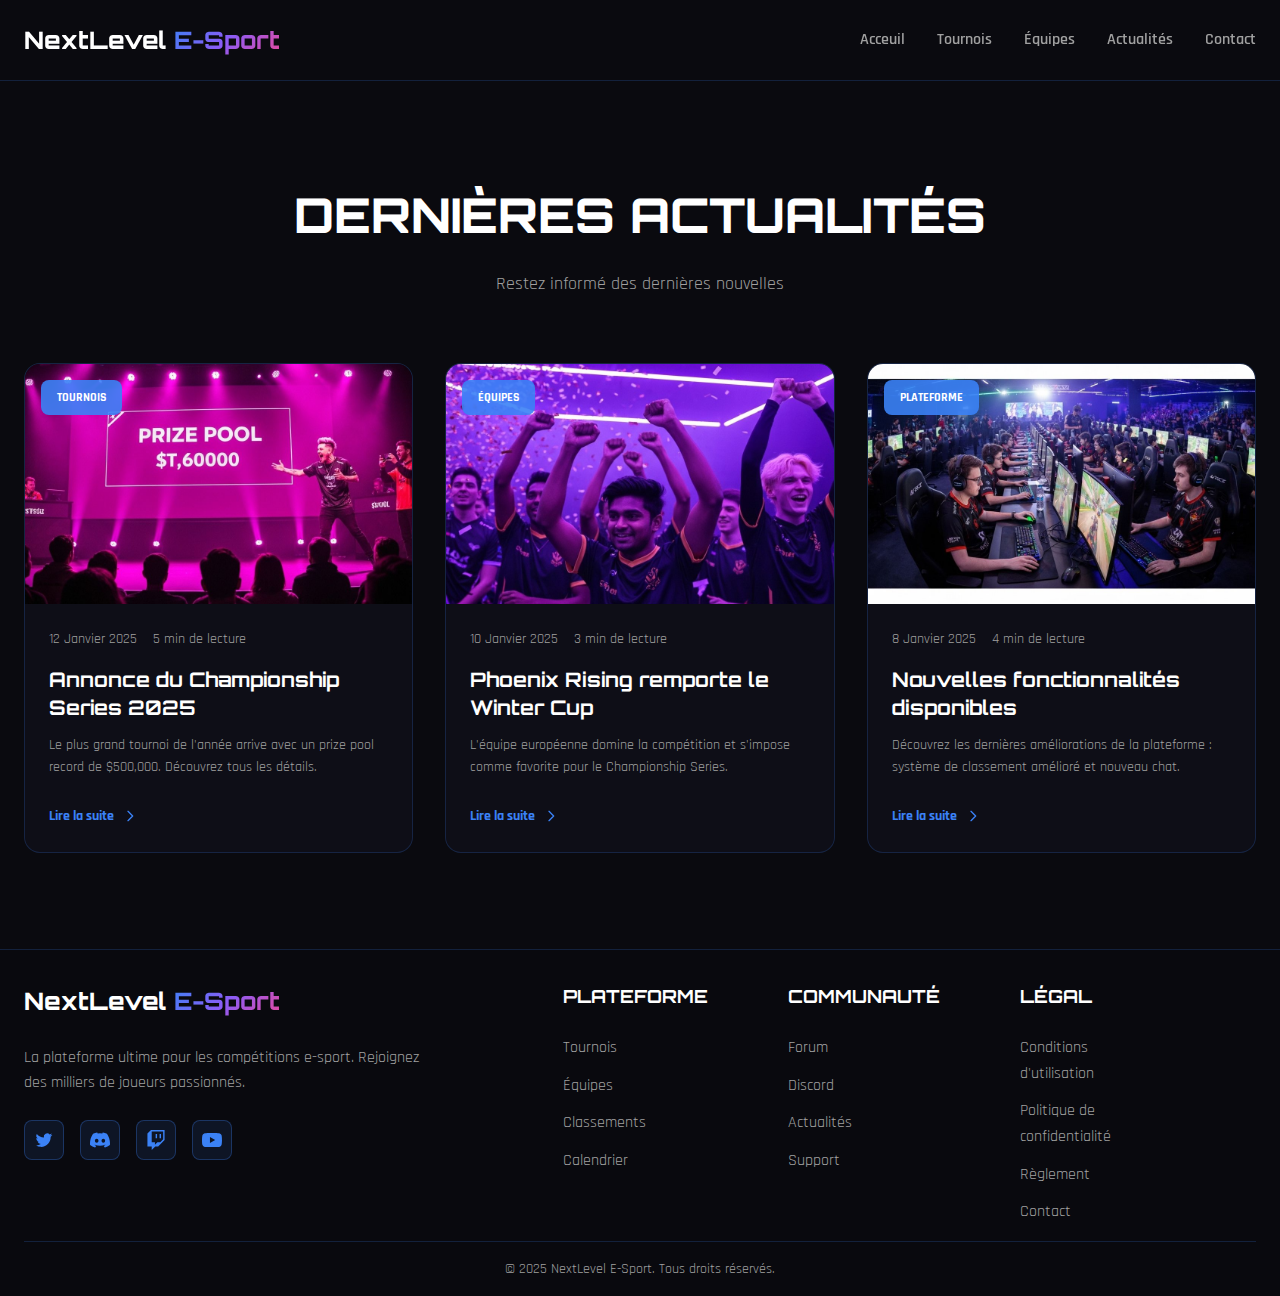
<file: actual.html>
<!DOCTYPE html>
<html lang="fr">
  <head>
    <meta charset="UTF-8" />
    <meta name="viewport" content="width=device-width, initial-scale=1.0" />
    <title>NextLevel E-Sport - Rejoignez la compétition</title>
    <link rel="stylesheet" href="styles.css" />
    <link rel="preconnect" href="https://fonts.googleapis.com" />
    <link rel="preconnect" href="https://fonts.gstatic.com" crossorigin />
    <link
      href="https://fonts.googleapis.com/css2?family=Orbitron:wght@400;500;600;700;800;900&family=Rajdhani:wght@300;400;500;600;700&display=swap"
      rel="stylesheet"
    />
  </head>
  <body>
    <header class="header">
      <div class="container">
        <div class="header-content">
          <div class="logo">
            <span class="logo-text">NextLevel</span>
            <span class="logo-accent">E-Sport</span>
          </div>
          <nav class="nav">
            <a href="index.html" class="nav-link">Acceuil</a>
            <a href="tourn.html" class="nav-link">Tournois</a>
            <a href="equip.html" class="nav-link">Équipes</a>
            <a href="" class="nav-link">Actualités</a>
            <a href="cont.html" class="nav-link">Contact</a>
          </nav>
        </div>
      </div>
    </header>

    <section id="news" class="section">
      <div class="container">
        <div class="section-header">
          <h2 class="section-title">Dernières actualités</h2>
          <p class="section-description">
            Restez informé des dernières nouvelles
          </p>
        </div>
        <div class="news-grid">
          <div class="news-card">
            <div class="news-image">
              <img
                src="public/esport-prize-pool-announcement-with-pink-lights.jpg"
                alt="Nouveau tournoi"
              />
              <div class="news-category">Tournois</div>
            </div>
            <div class="news-content">
              <div class="news-meta">
                <span class="news-date">12 Janvier 2025</span>
                <span class="news-read-time">5 min de lecture</span>
              </div>
              <h3 class="news-title">Annonce du Championship Series 2025</h3>
              <p class="news-excerpt">
                Le plus grand tournoi de l'année arrive avec un prize pool
                record de $500,000. Découvrez tous les détails.
              </p>
              <a href="#" class="news-link">
                <span>Lire la suite</span>
                <svg
                  class="link-icon"
                  fill="none"
                  stroke="currentColor"
                  viewBox="0 0 24 24"
                >
                  <path
                    stroke-linecap="round"
                    stroke-linejoin="round"
                    stroke-width="2"
                    d="M9 5l7 7-7 7"
                  ></path>
                </svg>
              </a>
            </div>
          </div>

          <div class="news-card">
            <div class="news-image">
              <img
                src="public/esport-team-celebration-with-purple-neon.jpg"
                alt="Phoenix Rising"
              />
              <div class="news-category">Équipes</div>
            </div>
            <div class="news-content">
              <div class="news-meta">
                <span class="news-date">10 Janvier 2025</span>
                <span class="news-read-time">3 min de lecture</span>
              </div>
              <h3 class="news-title">Phoenix Rising remporte le Winter Cup</h3>
              <p class="news-excerpt">
                L'équipe européenne domine la compétition et s'impose comme
                favorite pour le Championship Series.
              </p>
              <a href="#" class="news-link">
                <span>Lire la suite</span>
                <svg
                  class="link-icon"
                  fill="none"
                  stroke="currentColor"
                  viewBox="0 0 24 24"
                >
                  <path
                    stroke-linecap="round"
                    stroke-linejoin="round"
                    stroke-width="2"
                    d="M9 5l7 7-7 7"
                  ></path>
                </svg>
              </a>
            </div>
          </div>

          <div class="news-card">
            <div class="news-image">
              <img
                src="public/esport-gaming-arena-with-neon-lights-and-competiti.jpg"
                alt="Mise à jour"
              />
              <div class="news-category">Plateforme</div>
            </div>
            <div class="news-content">
              <div class="news-meta">
                <span class="news-date">8 Janvier 2025</span>
                <span class="news-read-time">4 min de lecture</span>
              </div>
              <h3 class="news-title">Nouvelles fonctionnalités disponibles</h3>
              <p class="news-excerpt">
                Découvrez les dernières améliorations de la plateforme : système
                de classement amélioré et nouveau chat.
              </p>
              <a href="#" class="news-link">
                <span>Lire la suite</span>
                <svg
                  class="link-icon"
                  fill="none"
                  stroke="currentColor"
                  viewBox="0 0 24 24"
                >
                  <path
                    stroke-linecap="round"
                    stroke-linejoin="round"
                    stroke-width="2"
                    d="M9 5l7 7-7 7"
                  ></path>
                </svg>
              </a>
            </div>
          </div>
        </div>
      </div>
    </section>

    <footer id="contact" class="footer">
      <div class="container">
        <div class="footer-content">
          <div class="footer-brand">
            <div class="logo">
              <span class="logo-text">NextLevel</span>
              <span class="logo-accent">E-Sport</span>
            </div>
            <p class="footer-tagline">
              La plateforme ultime pour les compétitions e-sport. Rejoignez des
              milliers de joueurs passionnés.
            </p>
            <div class="social-links">
              <a href="#" class="social-link" aria-label="Twitter">
                <svg fill="currentColor" viewBox="0 0 24 24">
                  <path
                    d="M8.29 20.251c7.547 0 11.675-6.253 11.675-11.675 0-.178 0-.355-.012-.53A8.348 8.348 0 0022 5.92a8.19 8.19 0 01-2.357.646 4.118 4.118 0 001.804-2.27 8.224 8.224 0 01-2.605.996 4.107 4.107 0 00-6.993 3.743 11.65 11.65 0 01-8.457-4.287 4.106 4.106 0 001.27 5.477A4.072 4.072 0 012.8 9.713v.052a4.105 4.105 0 003.292 4.022 4.095 4.095 0 01-1.853.07 4.108 4.108 0 003.834 2.85A8.233 8.233 0 012 18.407a11.616 11.616 0 006.29 1.84"
                  ></path>
                </svg>
              </a>
              <a href="#" class="social-link" aria-label="Discord">
                <svg fill="currentColor" viewBox="0 0 24 24">
                  <path
                    d="M20.317 4.37a19.791 19.791 0 00-4.885-1.515.074.074 0 00-.079.037c-.21.375-.444.864-.608 1.25a18.27 18.27 0 00-5.487 0 12.64 12.64 0 00-.617-1.25.077.077 0 00-.079-.037A19.736 19.736 0 003.677 4.37a.07.07 0 00-.032.027C.533 9.046-.32 13.58.099 18.057a.082.082 0 00.031.057 19.9 19.9 0 005.993 3.03.078.078 0 00.084-.028c.462-.63.874-1.295 1.226-1.994a.076.076 0 00-.041-.106 13.107 13.107 0 01-1.872-.892.077.077 0 01-.008-.128 10.2 10.2 0 00.372-.292.074.074 0 01.077-.01c3.928 1.793 8.18 1.793 12.062 0a.074.074 0 01.078.01c.12.098.246.198.373.292a.077.077 0 01-.006.127 12.299 12.299 0 01-1.873.892.077.077 0 00-.041.107c.36.698.772 1.362 1.225 1.993a.076.076 0 00.084.028 19.839 19.839 0 006.002-3.03.077.077 0 00.032-.054c.5-5.177-.838-9.674-3.549-13.66a.061.061 0 00-.031-.03zM8.02 15.33c-1.183 0-2.157-1.085-2.157-2.419 0-1.333.956-2.419 2.157-2.419 1.21 0 2.176 1.096 2.157 2.42 0 1.333-.956 2.418-2.157 2.418zm7.975 0c-1.183 0-2.157-1.085-2.157-2.419 0-1.333.955-2.419 2.157-2.419 1.21 0 2.176 1.096 2.157 2.42 0 1.333-.946 2.418-2.157 2.418z"
                  ></path>
                </svg>
              </a>
              <a href="#" class="social-link" aria-label="Twitch">
                <svg fill="currentColor" viewBox="0 0 24 24">
                  <path
                    d="M11.571 4.714h1.715v5.143H11.57zm4.715 0H18v5.143h-1.714zM6 0L1.714 4.286v15.428h5.143V24l4.286-4.286h3.428L22.286 12V0zm14.571 11.143l-3.428 3.428h-3.429l-3 3v-3H6.857V1.714h13.714Z"
                  ></path>
                </svg>
              </a>
              <a href="#" class="social-link" aria-label="YouTube">
                <svg fill="currentColor" viewBox="0 0 24 24">
                  <path
                    d="M23.498 6.186a3.016 3.016 0 0 0-2.122-2.136C19.505 3.545 12 3.545 12 3.545s-7.505 0-9.377.505A3.017 3.017 0 0 0 .502 6.186C0 8.07 0 12 0 12s0 3.93.502 5.814a3.016 3.016 0 0 0 2.122 2.136c1.871.505 9.376.505 9.376.505s7.505 0 9.377-.505a3.015 3.015 0 0 0 2.122-2.136C24 15.93 24 12 24 12s0-3.93-.502-5.814zM9.545 15.568V8.432L15.818 12l-6.273 3.568z"
                  ></path>
                </svg>
              </a>
            </div>
          </div>
          <div class="footer-links">
            <div class="footer-column">
              <h3 class="footer-heading">Plateforme</h3>
              <ul class="footer-list">
                <li><a href="tourn.html" class="footer-link">Tournois</a></li>
                <li><a href="equip.html" class="footer-link">Équipes</a></li>
                <li><a href="#" class="footer-link">Classements</a></li>
                <li><a href="#" class="footer-link">Calendrier</a></li>
              </ul>
            </div>
            <div class="footer-column">
              <h3 class="footer-heading">Communauté</h3>
              <ul class="footer-list">
                <li><a href="#" class="footer-link">Forum</a></li>
                <li><a href="#" class="footer-link">Discord</a></li>
                <li><a href="" class="footer-link">Actualités</a></li>
                <li><a href="#" class="footer-link">Support</a></li>
              </ul>
            </div>
            <div class="footer-column">
              <h3 class="footer-heading">Légal</h3>
              <ul class="footer-list">
                <li>
                  <a href="#" class="footer-link">Conditions d'utilisation</a>
                </li>
                <li>
                  <a href="#" class="footer-link"
                    >Politique de confidentialité</a
                  >
                </li>
                <li><a href="#" class="footer-link">Règlement</a></li>
                <li><a href="cont.html" class="footer-link">Contact</a></li>
              </ul>
            </div>
          </div>
        </div>
        <div class="footer-bottom">
          <p class="footer-copyright">
            © 2025 NextLevel E-Sport. Tous droits réservés.
          </p>
        </div>
      </div>
    </footer>
  </body>
</html>
</file>
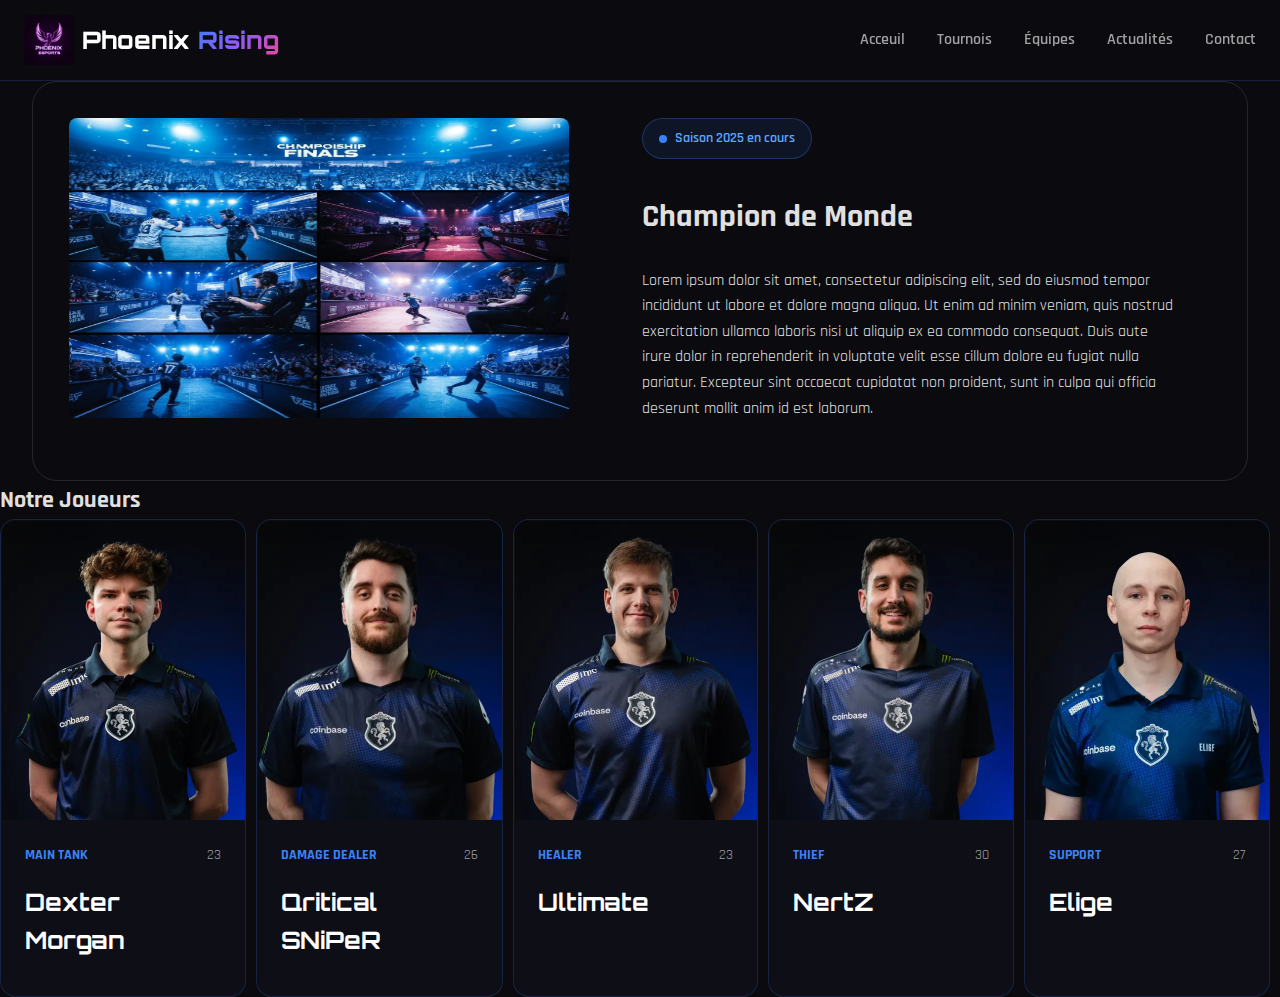
<file: article.html>
<!DOCTYPE html>
<html lang="fr">
  <head>
    <meta charset="UTF-8" />
    <meta name="viewport" content="width=device-width, initial-scale=1.0" />
    <title>NextLevel E-Sport - Rejoignez la compétition</title>
    <link rel="stylesheet" href="styles.css" />
    <link rel="preconnect" href="https://fonts.googleapis.com" />
    <link rel="preconnect" href="https://fonts.gstatic.com" crossorigin />
    <link
      href="https://fonts.googleapis.com/css2?family=Orbitron:wght@400;500;600;700;800;900&family=Rajdhani:wght@300;400;500;600;700&display=swap"
      rel="stylesheet"
    />
  </head>
  <body>
    <header class="header">
      <div class="container">
        <div class="header-content">
          <div class="logo">
            <img
              src="public/phoenix-esport-team-logo-with-purple-neon.jpg"
              alt="Phoenix Rising"
              style="width: 50px"
            />
            <span class="logo-text">Phoenix</span>
            <span class="logo-accent">Rising</span>
          </div>
          <nav class="nav">
            <a href="index.html" class="nav-link">Acceuil</a>
            <a href="tourn.html" class="nav-link">Tournois</a>
            <a href="equip.html" class="nav-link">Équipes</a>
            <a href="actual.html" class="nav-link">Actualités</a>
            <a href="cont.html" class="nav-link">Contact</a>
          </nav>
        </div>
      </div>
    </header>
    <section class="hero-team">
      <img
        src="public/esport-championship-finals-highlights-with-blue-li.jpg"
        alt="test"
        class="image"
      />
      <aside class="hero-descr">
        <div class="hero-badge">
          <span class="badge-dot"></span>
          <span>Saison 2025 en cours</span>
        </div>
        <div>
          <h1>Champion de Monde</h1>
        </div>
        <br />
        <p>
        Lorem ipsum dolor sit amet, consectetur adipiscing elit, sed do eiusmod tempor incididunt ut labore et dolore magna aliqua. Ut enim ad minim veniam, quis nostrud exercitation ullamco laboris nisi ut aliquip ex ea commodo consequat. Duis aute irure dolor in reprehenderit in voluptate velit esse cillum dolore eu fugiat nulla pariatur. Excepteur sint occaecat cupidatat non proident, sunt in culpa qui officia deserunt mollit anim id est laborum.
        </p>
      </aside>
    </section>
    <h2>Notre Joueurs</h2>
    <section class="players-grid">
      <div class="fix">
        <div class="player-card">
          <div class="player-image">
            <img
              src="public/684839443c20056503a6b4bb_Player - Siuhy.webp"
              alt="test"
            />
          </div>
          <div class="player-content">
            <div class="player-meta">
              <span class="player-role">Main Tank</span>
              <span class="player-age">23</span>
            </div>
            <h3 class="player-name">Dexter Morgan</h3>
          </div>
        </div>
        <div class="player-card">
          <div class="player-image">
            <img
              src="public/684837f71a5980b0c2bae1c4_Player - Naf.webp"
              alt="test"
            />
          </div>
          <div class="player-content">
            <div class="player-meta">
              <span class="player-role">Damage Dealer</span>
              <span class="player-age">26</span>
            </div>
            <h3 class="player-name">Qritical SNiPeR</h3>
          </div>
        </div>
        <div class="player-card">
          <div class="player-image">
            <img
              src="public/6848381ac732df6dee9f4cc1_Player - ultimate .webp"
              alt="test"
            />
          </div>
          <div class="player-content">
            <div class="player-meta">
              <span class="player-role">Healer</span>
              <span class="player-age">23</span>
            </div>
            <h3 class="player-name">Ultimate</h3>
          </div>
        </div>
        <div class="player-card">
          <div class="player-image">
            <img
              src="public/684839862fff85a7c770f110_Player - NertZ.webp"
              alt="test"
            />
          </div>
          <div class="player-content">
            <div class="player-meta">
              <span class="player-role">Thief</span>
              <span class="player-age">30</span>
            </div>
            <h3 class="player-name">NertZ</h3>
          </div>
        </div>
        <div class="player-card">
          <div class="player-image">
            <img
              src="public/68e7e1e72e56bddf49848811_Player - Elige.webp"
              alt="test"
            />
          </div>
          <div class="player-content">
            <div class="player-meta">
              <span class="player-role">Support</span>
              <span class="player-age">27</span>
            </div>
            <h3 class="player-name">Elige</h3>
          </div>
        </div>
        <div></div>
      </div>
    </section>
  </body>
</html>
</file>
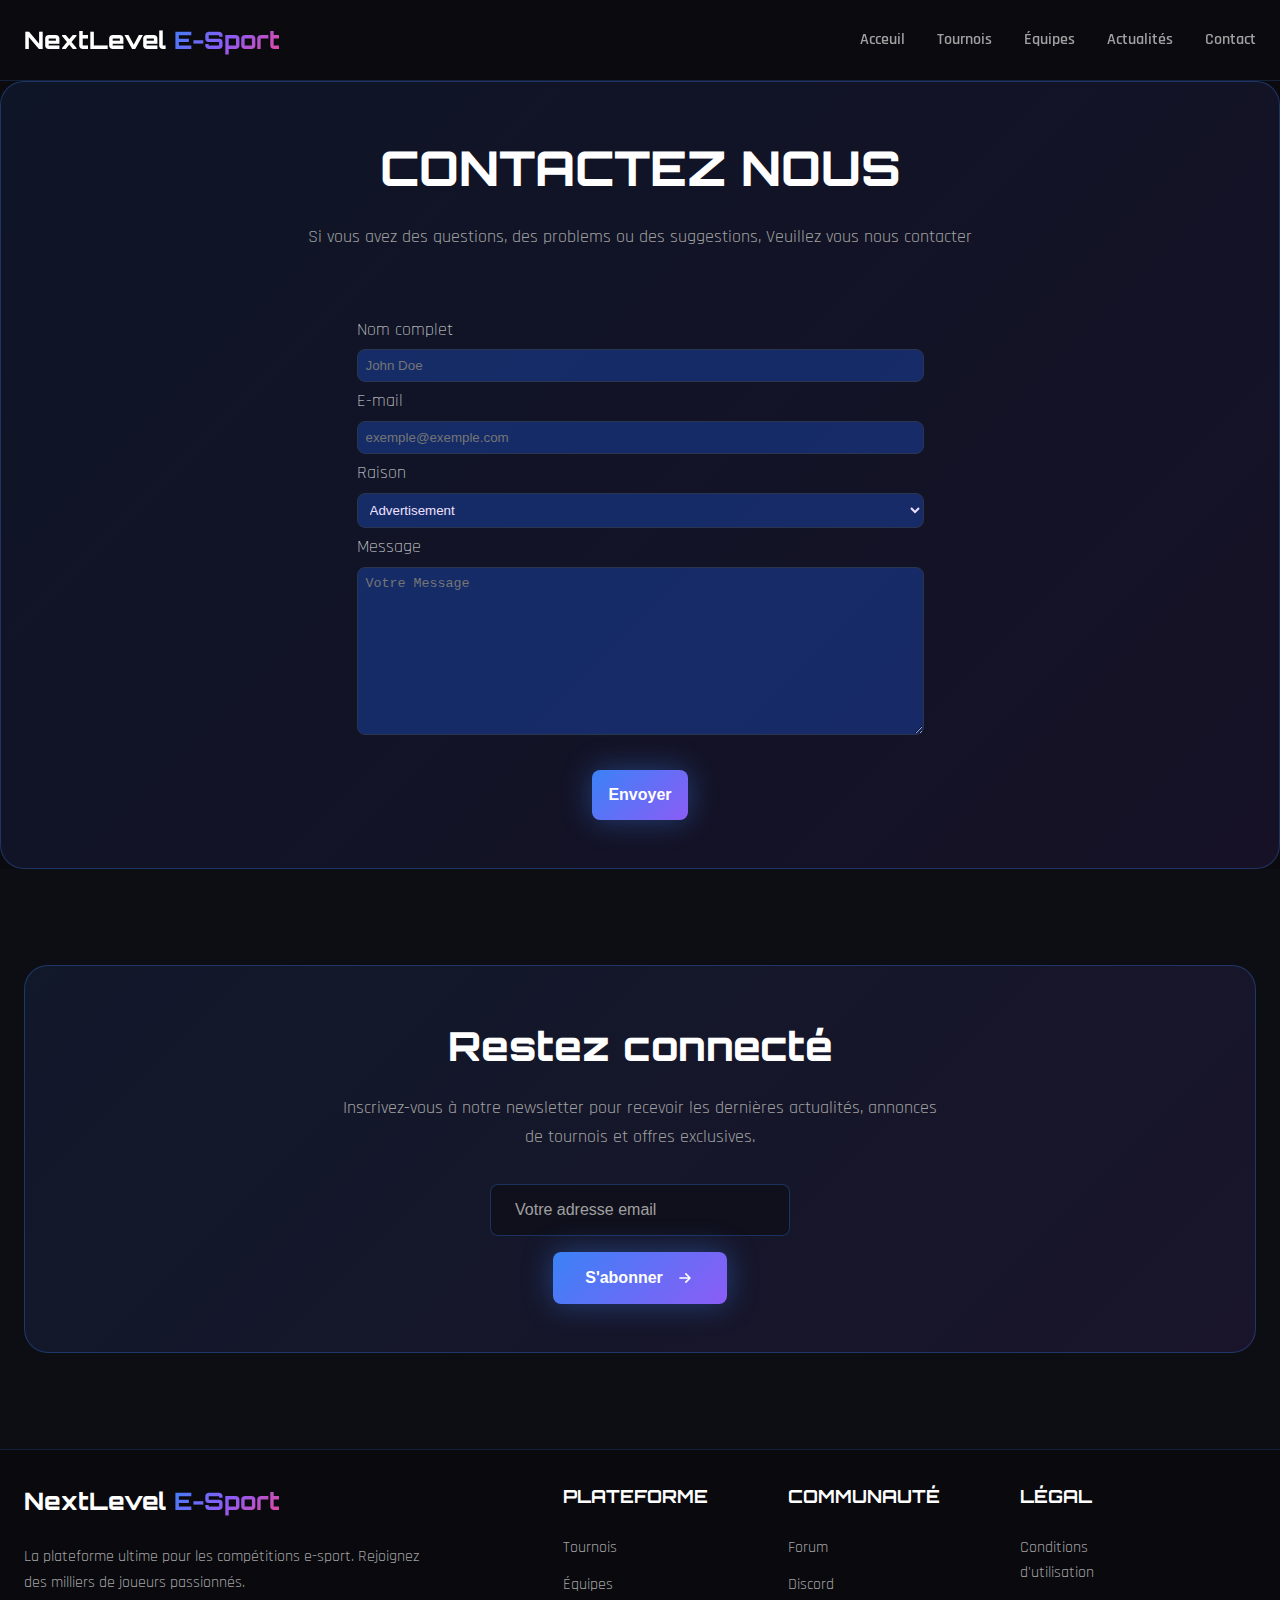
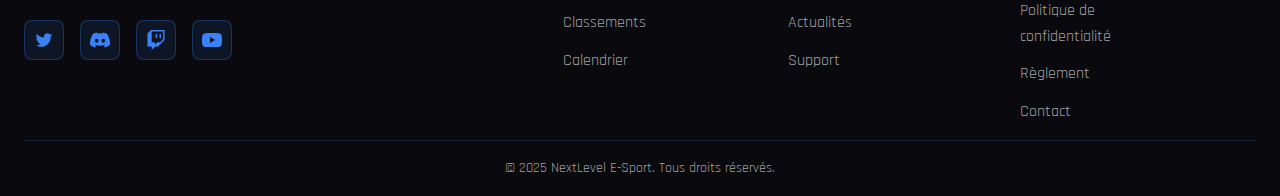
<file: cont.html>
<!DOCTYPE html>
<html lang="fr">
<head>
  <meta charset="UTF-8">
  <meta name="viewport" content="width=device-width, initial-scale=1.0">
  <title>NextLevel E-Sport - Rejoignez la compétition</title>
  <link rel="stylesheet" href="styles.css">
  <link rel="preconnect" href="https://fonts.googleapis.com">
  <link rel="preconnect" href="https://fonts.gstatic.com" crossorigin>
  <link href="https://fonts.googleapis.com/css2?family=Orbitron:wght@400;500;600;700;800;900&family=Rajdhani:wght@300;400;500;600;700&display=swap" rel="stylesheet">
</head>
<body>
  <header class="header">
    <div class="container">
      <div class="header-content">
        <div class="logo">
          <span class="logo-text">NextLevel</span>
          <span class="logo-accent">E-Sport</span>
        </div>
        <nav class="nav">
            <a href="index.html" class="nav-link">Acceuil</a>
            <a href="tourn.html" class="nav-link">Tournois</a>
            <a href="equip.html" class="nav-link">Équipes</a>
            <a href="actual.html" class="nav-link">Actualités</a>
            <a href="" class="nav-link">Contact</a>
        </nav>
      </div>
    </div>
  </header>

  <section class="newsletter-card">
    <div class="container">
      <div class="section-header">
        <h1 class="section-title">Contactez nous</h1>
        <p class="section-description">Si vous avez des questions, des problems ou des suggestions, Veuillez vous nous contacter</p>
      </div>
      <form action="?" method="post">
        <label for="fullname">Nom complet</label>
        <input type="text" name="fullname" id="fullname" placeholder="John Doe" required>
        <label for="email">E-mail</label>
        <input type="email" name="email" id="email" placeholder="exemple@exemple.com" required>
        <label for="why">Raison</label>
        <select name="why" id="why">
            <option value="Advertising">Advertisement</option>
            <option value="Support">Support</option>
            <option value="others">Autre</option>
        </select>
        <label for="message">Message</label>
        <textarea name="message" id="message" rows="10" cols="30" placeholder="Votre Message" required></textarea><br>
        <button type="submit">Envoyer</button>
      </form>
      


  </section>

  <section class="newsletter-section">
    <div class="container">
      <div class="newsletter-card">
        <div class="newsletter-content">
          <h2 class="newsletter-title">Restez connecté</h2>
          <p class="newsletter-description">
            Inscrivez-vous à notre newsletter pour recevoir les dernières actualités, annonces de tournois et offres exclusives.
          </p>
        </div>
        <form class="newsletter-form">
          <input type="email" placeholder="Votre adresse email" class="newsletter-input" required>
          <button type="submit" class="newsletter-button">
            <span>S'abonner</span>
            <svg class="button-icon" fill="none" stroke="currentColor" viewBox="0 0 24 24">
              <path stroke-linecap="round" stroke-linejoin="round" stroke-width="2" d="M13 7l5 5m0 0l-5 5m5-5H6"></path>
            </svg>
          </button>
        </form>
      </div>
    </div>
  </section>
  <footer id="contact" class="footer">
    <div class="container">
      <div class="footer-content">
        <div class="footer-brand">
          <div class="logo">
            <span class="logo-text">NextLevel</span>
            <span class="logo-accent">E-Sport</span>
          </div>
          <p class="footer-tagline">
            La plateforme ultime pour les compétitions e-sport. Rejoignez des milliers de joueurs passionnés.
          </p>
          <div class="social-links">
            <a href="#" class="social-link" aria-label="Twitter">
              <svg fill="currentColor" viewBox="0 0 24 24">
                <path d="M8.29 20.251c7.547 0 11.675-6.253 11.675-11.675 0-.178 0-.355-.012-.53A8.348 8.348 0 0022 5.92a8.19 8.19 0 01-2.357.646 4.118 4.118 0 001.804-2.27 8.224 8.224 0 01-2.605.996 4.107 4.107 0 00-6.993 3.743 11.65 11.65 0 01-8.457-4.287 4.106 4.106 0 001.27 5.477A4.072 4.072 0 012.8 9.713v.052a4.105 4.105 0 003.292 4.022 4.095 4.095 0 01-1.853.07 4.108 4.108 0 003.834 2.85A8.233 8.233 0 012 18.407a11.616 11.616 0 006.29 1.84"></path>
              </svg>
            </a>
            <a href="#" class="social-link" aria-label="Discord">
              <svg fill="currentColor" viewBox="0 0 24 24">
                <path d="M20.317 4.37a19.791 19.791 0 00-4.885-1.515.074.074 0 00-.079.037c-.21.375-.444.864-.608 1.25a18.27 18.27 0 00-5.487 0 12.64 12.64 0 00-.617-1.25.077.077 0 00-.079-.037A19.736 19.736 0 003.677 4.37a.07.07 0 00-.032.027C.533 9.046-.32 13.58.099 18.057a.082.082 0 00.031.057 19.9 19.9 0 005.993 3.03.078.078 0 00.084-.028c.462-.63.874-1.295 1.226-1.994a.076.076 0 00-.041-.106 13.107 13.107 0 01-1.872-.892.077.077 0 01-.008-.128 10.2 10.2 0 00.372-.292.074.074 0 01.077-.01c3.928 1.793 8.18 1.793 12.062 0a.074.074 0 01.078.01c.12.098.246.198.373.292a.077.077 0 01-.006.127 12.299 12.299 0 01-1.873.892.077.077 0 00-.041.107c.36.698.772 1.362 1.225 1.993a.076.076 0 00.084.028 19.839 19.839 0 006.002-3.03.077.077 0 00.032-.054c.5-5.177-.838-9.674-3.549-13.66a.061.061 0 00-.031-.03zM8.02 15.33c-1.183 0-2.157-1.085-2.157-2.419 0-1.333.956-2.419 2.157-2.419 1.21 0 2.176 1.096 2.157 2.42 0 1.333-.956 2.418-2.157 2.418zm7.975 0c-1.183 0-2.157-1.085-2.157-2.419 0-1.333.955-2.419 2.157-2.419 1.21 0 2.176 1.096 2.157 2.42 0 1.333-.946 2.418-2.157 2.418z"></path>
              </svg>
            </a>
            <a href="#" class="social-link" aria-label="Twitch">
              <svg fill="currentColor" viewBox="0 0 24 24">
                <path d="M11.571 4.714h1.715v5.143H11.57zm4.715 0H18v5.143h-1.714zM6 0L1.714 4.286v15.428h5.143V24l4.286-4.286h3.428L22.286 12V0zm14.571 11.143l-3.428 3.428h-3.429l-3 3v-3H6.857V1.714h13.714Z"></path>
              </svg>
            </a>
            <a href="#" class="social-link" aria-label="YouTube">
              <svg fill="currentColor" viewBox="0 0 24 24">
                <path d="M23.498 6.186a3.016 3.016 0 0 0-2.122-2.136C19.505 3.545 12 3.545 12 3.545s-7.505 0-9.377.505A3.017 3.017 0 0 0 .502 6.186C0 8.07 0 12 0 12s0 3.93.502 5.814a3.016 3.016 0 0 0 2.122 2.136c1.871.505 9.376.505 9.376.505s7.505 0 9.377-.505a3.015 3.015 0 0 0 2.122-2.136C24 15.93 24 12 24 12s0-3.93-.502-5.814zM9.545 15.568V8.432L15.818 12l-6.273 3.568z"></path>
              </svg>
            </a>
          </div>
        </div>
        <div class="footer-links">
          <div class="footer-column">
            <h3 class="footer-heading">Plateforme</h3>
            <ul class="footer-list">
              <li><a href="tourn.html" class="footer-link">Tournois</a></li>
              <li><a href="equip.html" class="footer-link">Équipes</a></li>
              <li><a href="#" class="footer-link">Classements</a></li>
              <li><a href="#" class="footer-link">Calendrier</a></li>
            </ul>
          </div>
          <div class="footer-column">
            <h3 class="footer-heading">Communauté</h3>
            <ul class="footer-list">
              <li><a href="#" class="footer-link">Forum</a></li>
              <li><a href="#" class="footer-link">Discord</a></li>
              <li><a href="actual.html" class="footer-link">Actualités</a></li>
              <li><a href="#" class="footer-link">Support</a></li>
            </ul>
          </div>
          <div class="footer-column">
            <h3 class="footer-heading">Légal</h3>
            <ul class="footer-list">
              <li><a href="#" class="footer-link">Conditions d'utilisation</a></li>
              <li><a href="#" class="footer-link">Politique de confidentialité</a></li>
              <li><a href="#" class="footer-link">Règlement</a></li>
              <li><a href="" class="footer-link">Contact</a></li>
            </ul>
          </div>
        </div>
      </div>
      <div class="footer-bottom">
        <p class="footer-copyright">© 2025 NextLevel E-Sport. Tous droits réservés.</p>
      </div>
    </div>
  </footer>
</body>
</html>
</file>
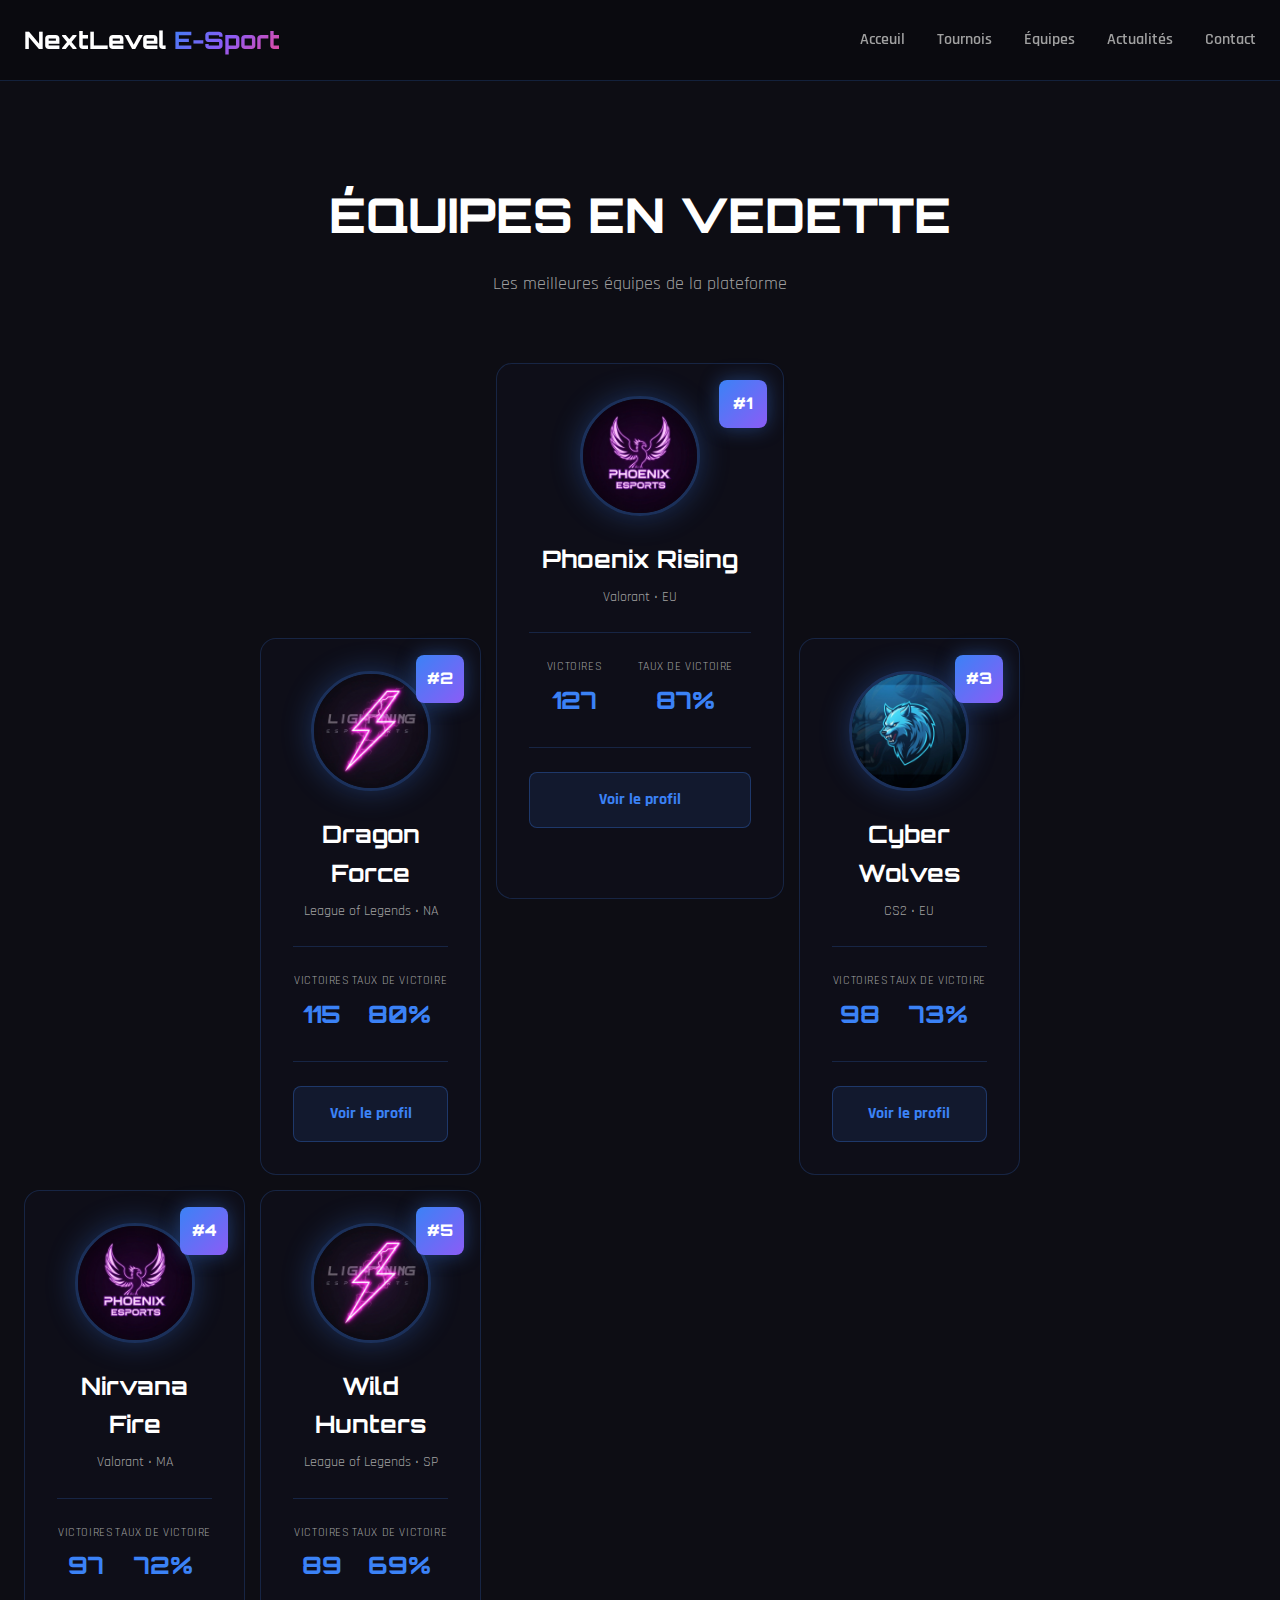
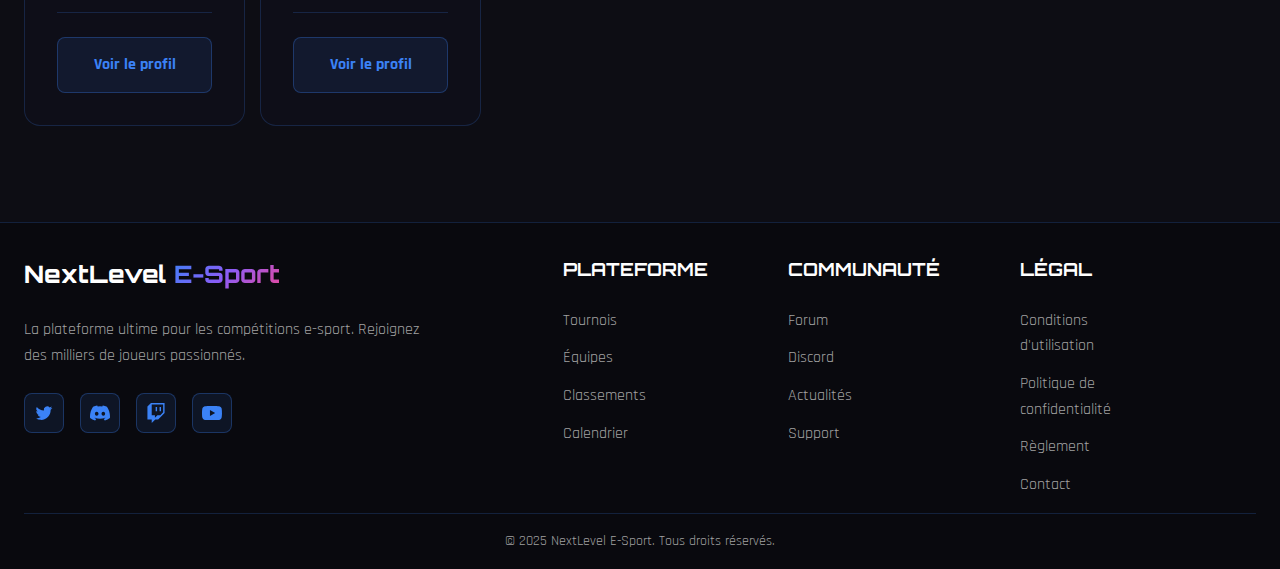
<file: equip.html>
<!DOCTYPE html>
<html lang="fr">
  <head>
    <meta charset="UTF-8" />
    <meta name="viewport" content="width=device-width, initial-scale=1.0" />
    <title>NextLevel E-Sport - Rejoignez la compétition</title>
    <link rel="stylesheet" href="styles.css" />
    <link rel="preconnect" href="https://fonts.googleapis.com" />
    <link rel="preconnect" href="https://fonts.gstatic.com" crossorigin />
    <link
      href="https://fonts.googleapis.com/css2?family=Orbitron:wght@400;500;600;700;800;900&family=Rajdhani:wght@300;400;500;600;700&display=swap"
      rel="stylesheet"
    />
  </head>
  <body>
    <header class="header">
      <div class="container">
        <div class="header-content">
          <div class="logo">
            <span class="logo-text">NextLevel</span>
            <span class="logo-accent">E-Sport</span>
          </div>
          <nav class="nav">
            <a href="index.html" class="nav-link">Acceuil</a>
            <a href="tourn.html" class="nav-link">Tournois</a>
            <a href="" class="nav-link">Équipes</a>
            <a href="actual.html" class="nav-link">Actualités</a>
            <a href="cont.html" class="nav-link">Contact</a>
          </nav>
        </div>
      </div>
    </header>

    <section id="teams" class="section section-dark">
      <div class="container">
        <div class="section-header">
          <h2 class="section-title">Équipes en vedette</h2>
          <p class="section-description">
            Les meilleures équipes de la plateforme
          </p>
        </div>
        <div class="teams-grid">
          <div id="rank1" class="team-card">
            <div class="team-rank">
              <span class="rank-number">#1</span>
            </div>
            <div class="team-logo">
              <img
                src="public/phoenix-esport-team-logo-with-purple-neon.jpg"
                alt="Phoenix Rising"
              />
            </div>
            <h3 class="team-name">Phoenix Rising</h3>
            <p class="team-game">Valorant • EU</p>
            <div class="team-stats">
              <div class="team-stat">
                <span class="stat-label">Victoires</span>
                <span class="stat-value">127</span>
              </div>
              <div class="team-stat">
                <span class="stat-label">Taux de victoire</span>
                <span class="stat-value">87%</span>
              </div>
            </div>
            <a href="profile1.html" class="team-button">Voir le profil</a>
          </div>
          <div id="rank2" class="team-card">
            <div class="team-rank">
              <span class="rank-number">#2</span>
            </div>
            <div class="team-logo">
              <img
                src="public/lightning-esport-team-logo-with-pink-neon.jpg"
                alt="Dragon Force"
              />
            </div>
            <h3 class="team-name">Dragon Force</h3>
            <p class="team-game">League of Legends • NA</p>
            <div class="team-stats">
              <div class="team-stat">
                <span class="stat-label">Victoires</span>
                <span class="stat-value">115</span>
              </div>
              <div class="team-stat">
                <span class="stat-label">Taux de victoire</span>
                <span class="stat-value">80%</span>
              </div>
            </div>
            <a href="profile1.html" class="team-button">Voir le profil</a>
          </div>

          <div id="rank3" class="team-card">
            <div class="team-rank">
              <span class="rank-number">#3</span>
            </div>
            <div class="team-logo">
              <img
                src="public/wolf-esport-team-logo-with-blue-neon.jpg"
                alt="Cyber Wolves"
              />
            </div>
            <h3 class="team-name">Cyber Wolves</h3>
            <p class="team-game">CS2 • EU</p>
            <div class="team-stats">
              <div class="team-stat">
                <span class="stat-label">Victoires</span>
                <span class="stat-value">98</span>
              </div>
              <div class="team-stat">
                <span class="stat-label">Taux de victoire</span>
                <span class="stat-value">73%</span>
              </div>
            </div>
            <a href="profile1.html" class="team-button">Voir le profil</a>
          </div>

          <div id="rank4" class="team-card">
            <div class="team-rank">
              <span class="rank-number">#4</span>
            </div>
            <div class="team-logo">
              <img
                src="public/phoenix-esport-team-logo-with-purple-neon.jpg"
                alt="Phoenix Rising"
              />
            </div>
            <h3 class="team-name">Nirvana Fire</h3>
            <p class="team-game">Valorant • MA</p>
            <div class="team-stats">
              <div class="team-stat">
                <span class="stat-label">Victoires</span>
                <span class="stat-value">97</span>
              </div>
              <div class="team-stat">
                <span class="stat-label">Taux de victoire</span>
                <span class="stat-value">72%</span>
              </div>
            </div>
            <a href="profile1.html" class="team-button">Voir le profil</a>
          </div>

          <div id="rank5" class="team-card">
            <div class="team-rank">
              <span class="rank-number">#5</span>
            </div>
            <div class="team-logo">
              <img
                src="public/lightning-esport-team-logo-with-pink-neon.jpg"
                alt="Dragon Force"
              />
            </div>
            <h3 class="team-name">Wild Hunters</h3>
            <p class="team-game">League of Legends • SP</p>
            <div class="team-stats">
              <div class="team-stat">
                <span class="stat-label">Victoires</span>
                <span class="stat-value">89</span>
              </div>
              <div class="team-stat">
                <span class="stat-label">Taux de victoire</span>
                <span class="stat-value">69%</span>
              </div>
            </div>
            <a href="profile1.html" class="team-button">Voir le profil</a>
          </div>
        </div>
      </div>
    </section>

    <footer id="contact" class="footer">
      <div class="container">
        <div class="footer-content">
          <div class="footer-brand">
            <div class="logo">
              <span class="logo-text">NextLevel</span>
              <span class="logo-accent">E-Sport</span>
            </div>
            <p class="footer-tagline">
              La plateforme ultime pour les compétitions e-sport. Rejoignez des
              milliers de joueurs passionnés.
            </p>
            <div class="social-links">
              <a href="#" class="social-link" aria-label="Twitter">
                <svg fill="currentColor" viewBox="0 0 24 24">
                  <path
                    d="M8.29 20.251c7.547 0 11.675-6.253 11.675-11.675 0-.178 0-.355-.012-.53A8.348 8.348 0 0022 5.92a8.19 8.19 0 01-2.357.646 4.118 4.118 0 001.804-2.27 8.224 8.224 0 01-2.605.996 4.107 4.107 0 00-6.993 3.743 11.65 11.65 0 01-8.457-4.287 4.106 4.106 0 001.27 5.477A4.072 4.072 0 012.8 9.713v.052a4.105 4.105 0 003.292 4.022 4.095 4.095 0 01-1.853.07 4.108 4.108 0 003.834 2.85A8.233 8.233 0 012 18.407a11.616 11.616 0 006.29 1.84"
                  ></path>
                </svg>
              </a>
              <a href="#" class="social-link" aria-label="Discord">
                <svg fill="currentColor" viewBox="0 0 24 24">
                  <path
                    d="M20.317 4.37a19.791 19.791 0 00-4.885-1.515.074.074 0 00-.079.037c-.21.375-.444.864-.608 1.25a18.27 18.27 0 00-5.487 0 12.64 12.64 0 00-.617-1.25.077.077 0 00-.079-.037A19.736 19.736 0 003.677 4.37a.07.07 0 00-.032.027C.533 9.046-.32 13.58.099 18.057a.082.082 0 00.031.057 19.9 19.9 0 005.993 3.03.078.078 0 00.084-.028c.462-.63.874-1.295 1.226-1.994a.076.076 0 00-.041-.106 13.107 13.107 0 01-1.872-.892.077.077 0 01-.008-.128 10.2 10.2 0 00.372-.292.074.074 0 01.077-.01c3.928 1.793 8.18 1.793 12.062 0a.074.074 0 01.078.01c.12.098.246.198.373.292a.077.077 0 01-.006.127 12.299 12.299 0 01-1.873.892.077.077 0 00-.041.107c.36.698.772 1.362 1.225 1.993a.076.076 0 00.084.028 19.839 19.839 0 006.002-3.03.077.077 0 00.032-.054c.5-5.177-.838-9.674-3.549-13.66a.061.061 0 00-.031-.03zM8.02 15.33c-1.183 0-2.157-1.085-2.157-2.419 0-1.333.956-2.419 2.157-2.419 1.21 0 2.176 1.096 2.157 2.42 0 1.333-.956 2.418-2.157 2.418zm7.975 0c-1.183 0-2.157-1.085-2.157-2.419 0-1.333.955-2.419 2.157-2.419 1.21 0 2.176 1.096 2.157 2.42 0 1.333-.946 2.418-2.157 2.418z"
                  ></path>
                </svg>
              </a>
              <a href="#" class="social-link" aria-label="Twitch">
                <svg fill="currentColor" viewBox="0 0 24 24">
                  <path
                    d="M11.571 4.714h1.715v5.143H11.57zm4.715 0H18v5.143h-1.714zM6 0L1.714 4.286v15.428h5.143V24l4.286-4.286h3.428L22.286 12V0zm14.571 11.143l-3.428 3.428h-3.429l-3 3v-3H6.857V1.714h13.714Z"
                  ></path>
                </svg>
              </a>
              <a href="#" class="social-link" aria-label="YouTube">
                <svg fill="currentColor" viewBox="0 0 24 24">
                  <path
                    d="M23.498 6.186a3.016 3.016 0 0 0-2.122-2.136C19.505 3.545 12 3.545 12 3.545s-7.505 0-9.377.505A3.017 3.017 0 0 0 .502 6.186C0 8.07 0 12 0 12s0 3.93.502 5.814a3.016 3.016 0 0 0 2.122 2.136c1.871.505 9.376.505 9.376.505s7.505 0 9.377-.505a3.015 3.015 0 0 0 2.122-2.136C24 15.93 24 12 24 12s0-3.93-.502-5.814zM9.545 15.568V8.432L15.818 12l-6.273 3.568z"
                  ></path>
                </svg>
              </a>
            </div>
          </div>
          <div class="footer-links">
            <div class="footer-column">
              <h3 class="footer-heading">Plateforme</h3>
              <ul class="footer-list">
                <li><a href="tourn.html" class="footer-link">Tournois</a></li>
                <li><a href="" class="footer-link">Équipes</a></li>
                <li><a href="#" class="footer-link">Classements</a></li>
                <li><a href="#" class="footer-link">Calendrier</a></li>
              </ul>
            </div>
            <div class="footer-column">
              <h3 class="footer-heading">Communauté</h3>
              <ul class="footer-list">
                <li><a href="#" class="footer-link">Forum</a></li>
                <li><a href="#" class="footer-link">Discord</a></li>
                <li>
                  <a href="actual.html" class="footer-link">Actualités</a>
                </li>
                <li><a href="#" class="footer-link">Support</a></li>
              </ul>
            </div>
            <div class="footer-column">
              <h3 class="footer-heading">Légal</h3>
              <ul class="footer-list">
                <li>
                  <a href="#" class="footer-link">Conditions d'utilisation</a>
                </li>
                <li>
                  <a href="#" class="footer-link"
                    >Politique de confidentialité</a
                  >
                </li>
                <li><a href="#" class="footer-link">Règlement</a></li>
                <li><a href="cont.html" class="footer-link">Contact</a></li>
              </ul>
            </div>
          </div>
        </div>
        <div class="footer-bottom">
          <p class="footer-copyright">
            © 2025 NextLevel E-Sport. Tous droits réservés.
          </p>
        </div>
      </div>
    </footer>
  </body>
</html>
</file>
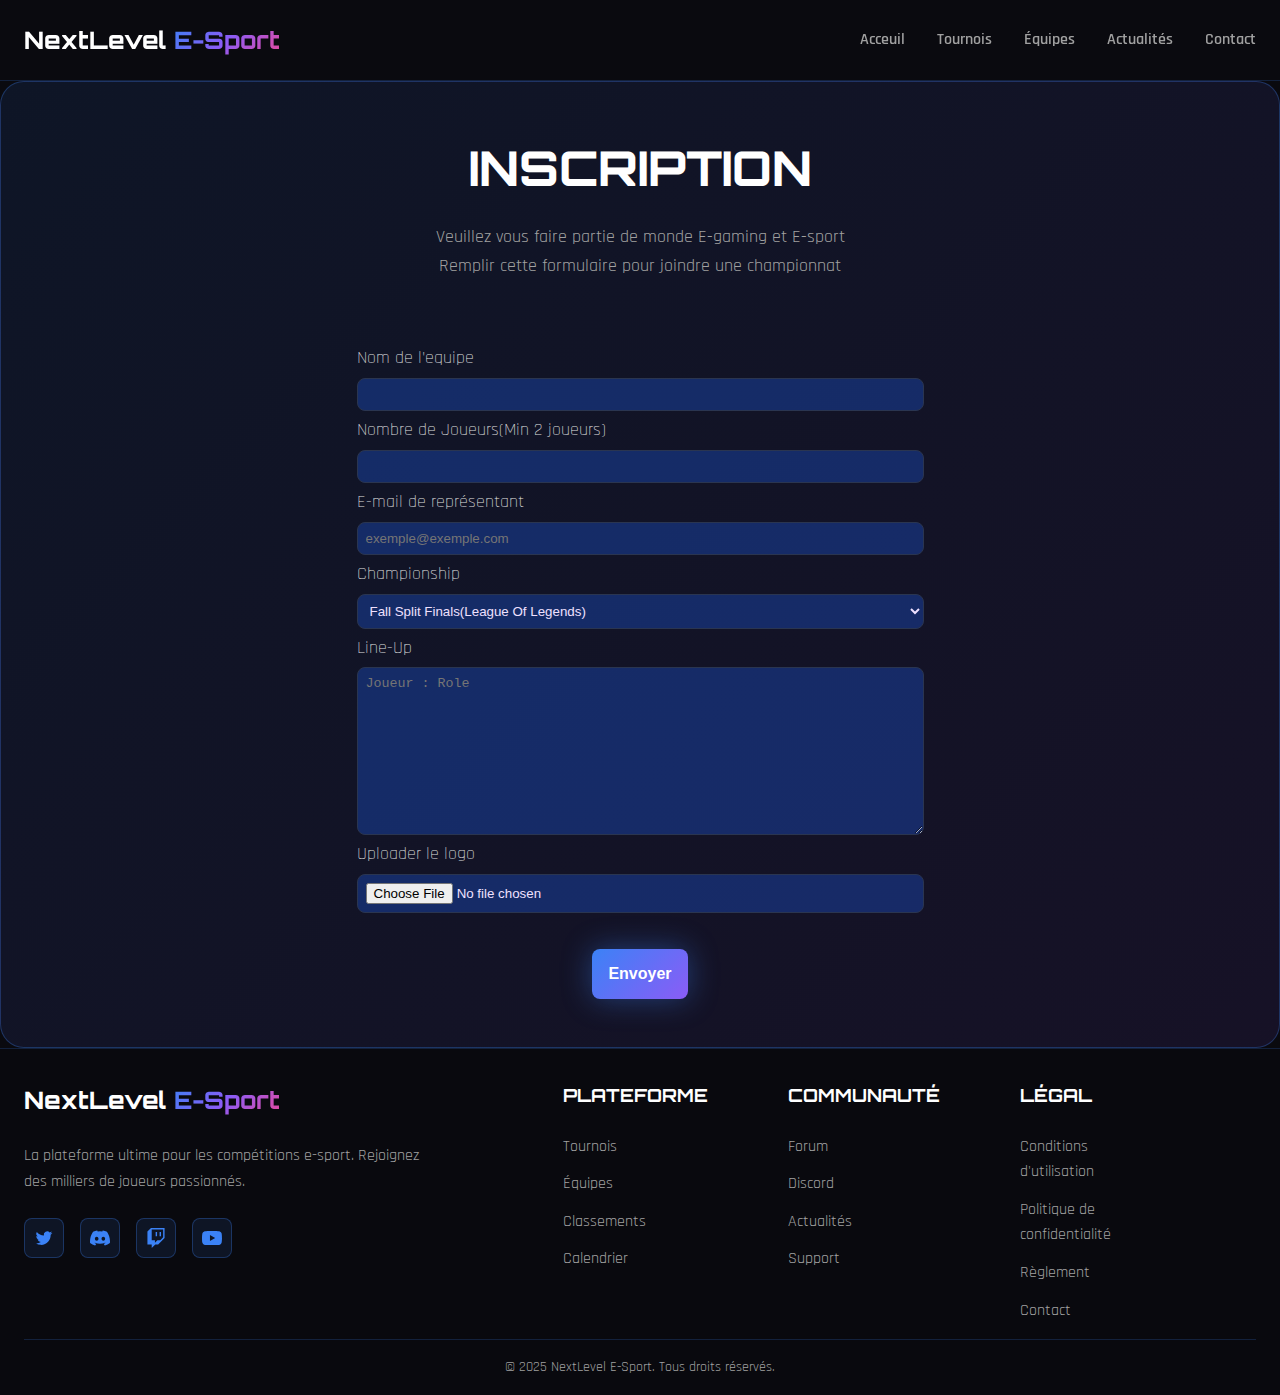
<file: inscription.html>
<!DOCTYPE html>
<html lang="fr">
<head>
  <meta charset="UTF-8">
  <meta name="viewport" content="width=device-width, initial-scale=1.0">
  <title>NextLevel E-Sport - Rejoignez la compétition</title>
  <link rel="stylesheet" href="styles.css">
  <link rel="preconnect" href="https://fonts.googleapis.com">
  <link rel="preconnect" href="https://fonts.gstatic.com" crossorigin>
  <link href="https://fonts.googleapis.com/css2?family=Orbitron:wght@400;500;600;700;800;900&family=Rajdhani:wght@300;400;500;600;700&display=swap" rel="stylesheet">
</head>
<body>
  <header class="header">
    <div class="container">
      <div class="header-content">
        <div class="logo">
          <span class="logo-text">NextLevel</span>
          <span class="logo-accent">E-Sport</span>
        </div>
        <nav class="nav">
            <a href="index.html" class="nav-link">Acceuil</a>
            <a href="tourn.html" class="nav-link">Tournois</a>
            <a href="equip.html" class="nav-link">Équipes</a>
            <a href="actual.html" class="nav-link">Actualités</a>
            <a href="cont.html" class="nav-link">Contact</a>
        </nav>
      </div>
    </div>
  </header>

  <section class="newsletter-card">
    <div class="container">
      <div class="section-header">
        <h2 class="section-title">Inscription</h2>
        <p class="section-description">Veuillez vous faire partie de monde E-gaming et E-sport<br>Remplir cette formulaire pour joindre une championnat</p>
      </div>
      <form action="?" method="post">
        <label for="squadname">Nom de l'equipe</label>
        <input type="text" name="squadname" id="squadname" required>
        <label for="number">Nombre de Joueurs(Min 2 joueurs)</label>
        <input type="number" name="number" id="number" min="2" required>
        <label for="email">E-mail de représentant</label>
        <input type="email" name="email" id="email" placeholder="exemple@exemple.com" required>
        <label for="championnat">Championship</label>
        <select name="championnat" id="championnat">
            <option value="Fall Split Finals">Fall Split Finals(League Of Legends)</option>
            <option value="Royal Battle V2">Royal Battle V2(Valorant)</option>
            <option value="Major Qualifiers">Major Qualifiers(Counter-Strike 2)</option>
            <option value="Major Qualifiers">Championship Tour(Rocket League)</option>
        </select>
        <label for="Description">Line-Up</label>
        <textarea name="Description" id="Description" rows="10" cols="30" placeholder="Joueur : Role" required></textarea>
        <label for="logo">Uploader le logo</label>
        <input type="file"  name="logo" id="logo"><br>
        <button type="submit">Envoyer</button>
      </form>
  </section>

  <footer id="contact" class="footer">
    <div class="container">
      <div class="footer-content">
        <div class="footer-brand">
          <div class="logo">
            <span class="logo-text">NextLevel</span>
            <span class="logo-accent">E-Sport</span>
          </div>
          <p class="footer-tagline">
            La plateforme ultime pour les compétitions e-sport. Rejoignez des milliers de joueurs passionnés.
          </p>
          <div class="social-links">
            <a href="#" class="social-link" aria-label="Twitter">
              <svg fill="currentColor" viewBox="0 0 24 24">
                <path d="M8.29 20.251c7.547 0 11.675-6.253 11.675-11.675 0-.178 0-.355-.012-.53A8.348 8.348 0 0022 5.92a8.19 8.19 0 01-2.357.646 4.118 4.118 0 001.804-2.27 8.224 8.224 0 01-2.605.996 4.107 4.107 0 00-6.993 3.743 11.65 11.65 0 01-8.457-4.287 4.106 4.106 0 001.27 5.477A4.072 4.072 0 012.8 9.713v.052a4.105 4.105 0 003.292 4.022 4.095 4.095 0 01-1.853.07 4.108 4.108 0 003.834 2.85A8.233 8.233 0 012 18.407a11.616 11.616 0 006.29 1.84"></path>
              </svg>
            </a>
            <a href="#" class="social-link" aria-label="Discord">
              <svg fill="currentColor" viewBox="0 0 24 24">
                <path d="M20.317 4.37a19.791 19.791 0 00-4.885-1.515.074.074 0 00-.079.037c-.21.375-.444.864-.608 1.25a18.27 18.27 0 00-5.487 0 12.64 12.64 0 00-.617-1.25.077.077 0 00-.079-.037A19.736 19.736 0 003.677 4.37a.07.07 0 00-.032.027C.533 9.046-.32 13.58.099 18.057a.082.082 0 00.031.057 19.9 19.9 0 005.993 3.03.078.078 0 00.084-.028c.462-.63.874-1.295 1.226-1.994a.076.076 0 00-.041-.106 13.107 13.107 0 01-1.872-.892.077.077 0 01-.008-.128 10.2 10.2 0 00.372-.292.074.074 0 01.077-.01c3.928 1.793 8.18 1.793 12.062 0a.074.074 0 01.078.01c.12.098.246.198.373.292a.077.077 0 01-.006.127 12.299 12.299 0 01-1.873.892.077.077 0 00-.041.107c.36.698.772 1.362 1.225 1.993a.076.076 0 00.084.028 19.839 19.839 0 006.002-3.03.077.077 0 00.032-.054c.5-5.177-.838-9.674-3.549-13.66a.061.061 0 00-.031-.03zM8.02 15.33c-1.183 0-2.157-1.085-2.157-2.419 0-1.333.956-2.419 2.157-2.419 1.21 0 2.176 1.096 2.157 2.42 0 1.333-.956 2.418-2.157 2.418zm7.975 0c-1.183 0-2.157-1.085-2.157-2.419 0-1.333.955-2.419 2.157-2.419 1.21 0 2.176 1.096 2.157 2.42 0 1.333-.946 2.418-2.157 2.418z"></path>
              </svg>
            </a>
            <a href="#" class="social-link" aria-label="Twitch">
              <svg fill="currentColor" viewBox="0 0 24 24">
                <path d="M11.571 4.714h1.715v5.143H11.57zm4.715 0H18v5.143h-1.714zM6 0L1.714 4.286v15.428h5.143V24l4.286-4.286h3.428L22.286 12V0zm14.571 11.143l-3.428 3.428h-3.429l-3 3v-3H6.857V1.714h13.714Z"></path>
              </svg>
            </a>
            <a href="#" class="social-link" aria-label="YouTube">
              <svg fill="currentColor" viewBox="0 0 24 24">
                <path d="M23.498 6.186a3.016 3.016 0 0 0-2.122-2.136C19.505 3.545 12 3.545 12 3.545s-7.505 0-9.377.505A3.017 3.017 0 0 0 .502 6.186C0 8.07 0 12 0 12s0 3.93.502 5.814a3.016 3.016 0 0 0 2.122 2.136c1.871.505 9.376.505 9.376.505s7.505 0 9.377-.505a3.015 3.015 0 0 0 2.122-2.136C24 15.93 24 12 24 12s0-3.93-.502-5.814zM9.545 15.568V8.432L15.818 12l-6.273 3.568z"></path>
              </svg>
            </a>
          </div>
        </div>
        <div class="footer-links">
          <div class="footer-column">
            <h3 class="footer-heading">Plateforme</h3>
            <ul class="footer-list">
              <li><a href="tourn.html" class="footer-link">Tournois</a></li>
              <li><a href="equip.html" class="footer-link">Équipes</a></li>
              <li><a href="#" class="footer-link">Classements</a></li>
              <li><a href="#" class="footer-link">Calendrier</a></li>
            </ul>
          </div>
          <div class="footer-column">
            <h3 class="footer-heading">Communauté</h3>
            <ul class="footer-list">
              <li><a href="#" class="footer-link">Forum</a></li>
              <li><a href="#" class="footer-link">Discord</a></li>
              <li><a href="actual.html" class="footer-link">Actualités</a></li>
              <li><a href="#" class="footer-link">Support</a></li>
            </ul>
          </div>
          <div class="footer-column">
            <h3 class="footer-heading">Légal</h3>
            <ul class="footer-list">
              <li><a href="#" class="footer-link">Conditions d'utilisation</a></li>
              <li><a href="#" class="footer-link">Politique de confidentialité</a></li>
              <li><a href="#" class="footer-link">Règlement</a></li>
              <li><a href="" class="footer-link">Contact</a></li>
            </ul>
          </div>
        </div>
      </div>
      <div class="footer-bottom">
        <p class="footer-copyright">© 2025 NextLevel E-Sport. Tous droits réservés.</p>
      </div>
    </div>
  </footer>
</body>
</html>
</file>
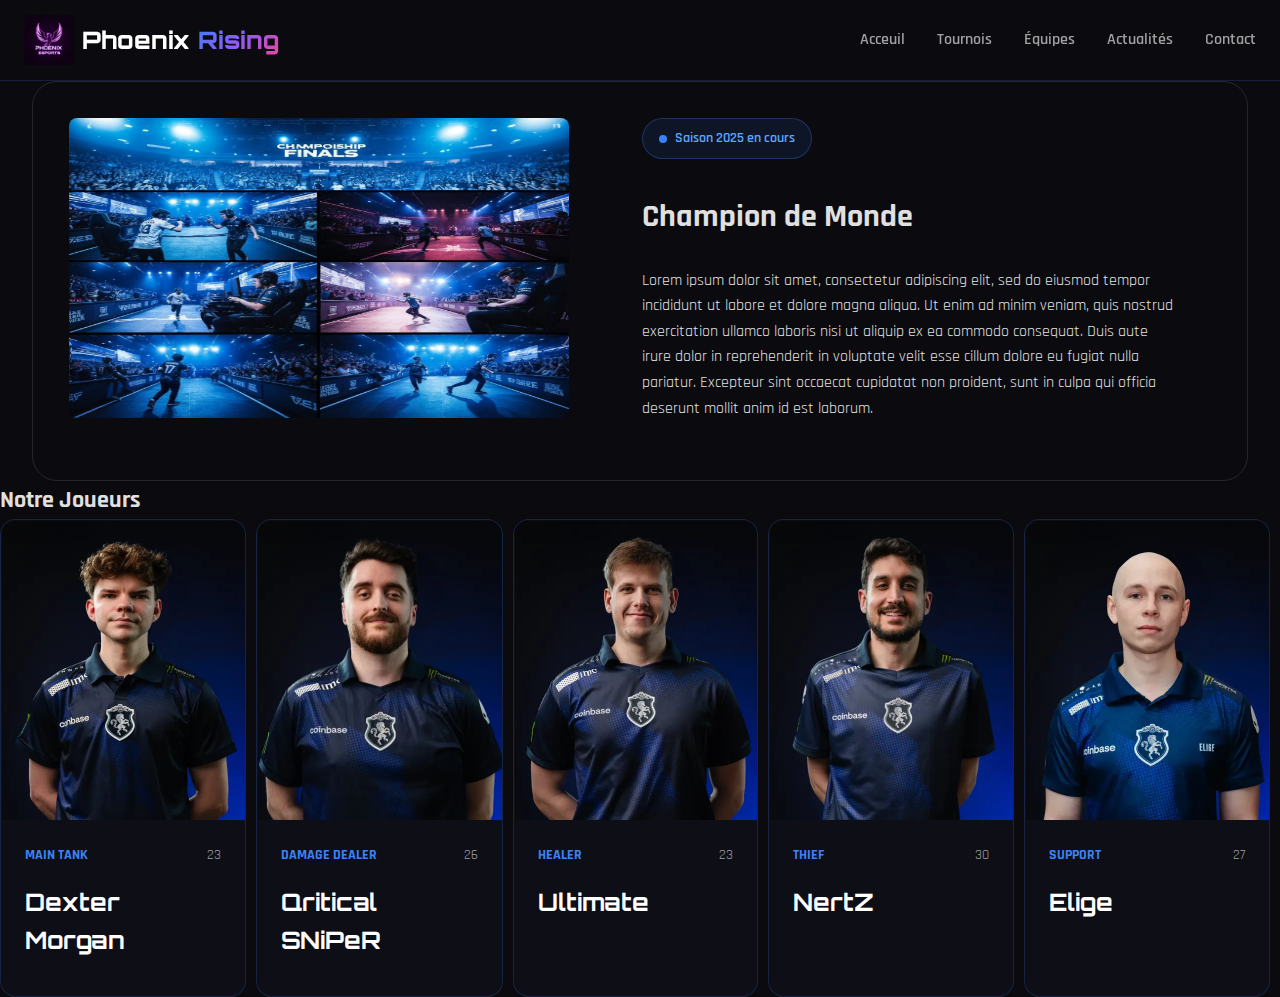
<file: profile1.html>
<!DOCTYPE html>
<html lang="fr">
  <head>
    <meta charset="UTF-8" />
    <meta name="viewport" content="width=device-width, initial-scale=1.0" />
    <title>NextLevel E-Sport - Rejoignez la compétition</title>
    <link rel="stylesheet" href="styles.css" />
    <link rel="preconnect" href="https://fonts.googleapis.com" />
    <link rel="preconnect" href="https://fonts.gstatic.com" crossorigin />
    <link
      href="https://fonts.googleapis.com/css2?family=Orbitron:wght@400;500;600;700;800;900&family=Rajdhani:wght@300;400;500;600;700&display=swap"
      rel="stylesheet"
    />
  </head>
  <body>
    <header class="header">
      <div class="container">
        <div class="header-content">
          <div class="logo">
            <img
              src="public/phoenix-esport-team-logo-with-purple-neon.jpg"
              alt="Phoenix Rising"
              style="width: 50px"
            />
            <span class="logo-text">Phoenix</span>
            <span class="logo-accent">Rising</span>
          </div>
          <nav class="nav">
            <a href="index.html" class="nav-link">Acceuil</a>
            <a href="tourn.html" class="nav-link">Tournois</a>
            <a href="equip.html" class="nav-link">Équipes</a>
            <a href="actual.html" class="nav-link">Actualités</a>
            <a href="cont.html" class="nav-link">Contact</a>
          </nav>
        </div>
      </div>
    </header>
    <section class="hero-team">
      <img
        src="public/esport-championship-finals-highlights-with-blue-li.jpg"
        alt="test"
        class="image"
      />
      <aside class="hero-descr">
        <div class="hero-badge">
          <span class="badge-dot"></span>
          <span>Saison 2025 en cours</span>
        </div>
        <div>
          <h1>Champion de Monde</h1>
        </div>
        <br />
        <div>
          <p>
            Lorem ipsum dolor sit amet, consectetur adipiscing elit, sed do
            eiusmod tempor incididunt ut labore et dolore magna aliqua. Ut enim
            ad minim veniam, quis nostrud exercitation ullamco laboris nisi ut
            aliquip ex ea commodo consequat. Duis aute irure dolor in
            reprehenderit in voluptate velit esse cillum dolore eu fugiat nulla
            pariatur. Excepteur sint occaecat cupidatat non proident, sunt in
            culpa qui officia deserunt mollit anim id est laborum.
          </p>
        </div>
      </aside>
    </section>
    <h2>Notre Joueurs</h2>
    <section class="players-grid">
      <div class="fix">
        <div class="player-card">
          <div class="player-image">
            <img
              src="public/684839443c20056503a6b4bb_Player - Siuhy.webp"
              alt="test"
            />
          </div>
          <div class="player-content">
            <div class="player-meta">
              <span class="player-role">Main Tank</span>
              <span class="player-age">23</span>
            </div>
            <h3 class="player-name">Dexter Morgan</h3>
          </div>
        </div>
        <div class="player-card">
          <div class="player-image">
            <img
              src="public/684837f71a5980b0c2bae1c4_Player - Naf.webp"
              alt="test"
            />
          </div>
          <div class="player-content">
            <div class="player-meta">
              <span class="player-role">Damage Dealer</span>
              <span class="player-age">26</span>
            </div>
            <h3 class="player-name">Qritical SNiPeR</h3>
          </div>
        </div>
        <div class="player-card">
          <div class="player-image">
            <img
              src="public/6848381ac732df6dee9f4cc1_Player - ultimate .webp"
              alt="test"
            />
          </div>
          <div class="player-content">
            <div class="player-meta">
              <span class="player-role">Healer</span>
              <span class="player-age">23</span>
            </div>
            <h3 class="player-name">Ultimate</h3>
          </div>
        </div>
        <div class="player-card">
          <div class="player-image">
            <img
              src="public/684839862fff85a7c770f110_Player - NertZ.webp"
              alt="test"
            />
          </div>
          <div class="player-content">
            <div class="player-meta">
              <span class="player-role">Thief</span>
              <span class="player-age">30</span>
            </div>
            <h3 class="player-name">NertZ</h3>
          </div>
        </div>
        <div class="player-card">
          <div class="player-image">
            <img
              src="public/68e7e1e72e56bddf49848811_Player - Elige.webp"
              alt="test"
            />
          </div>
          <div class="player-content">
            <div class="player-meta">
              <span class="player-role">Support</span>
              <span class="player-age">27</span>
            </div>
            <h3 class="player-name">Elige</h3>
          </div>
        </div>
        <div></div>
      </div>
    </section>
  </body>
</html>
</file>
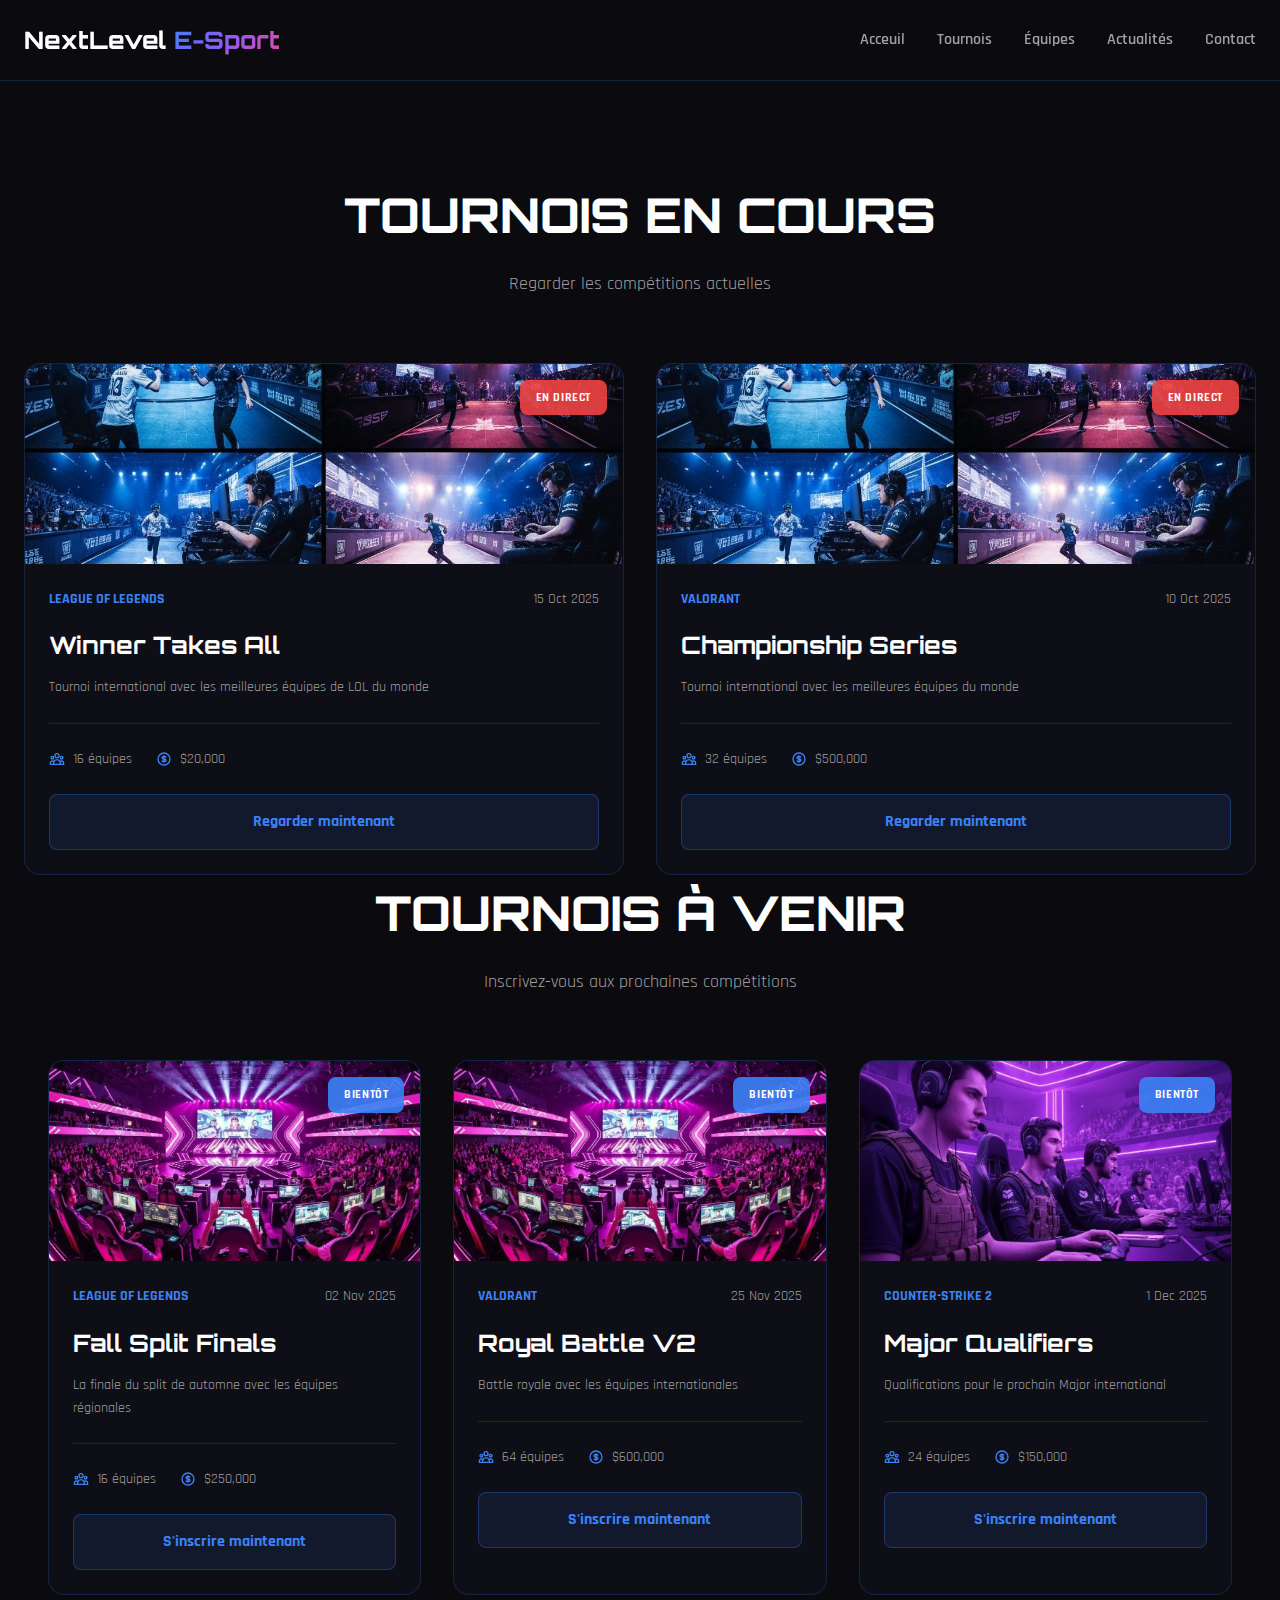
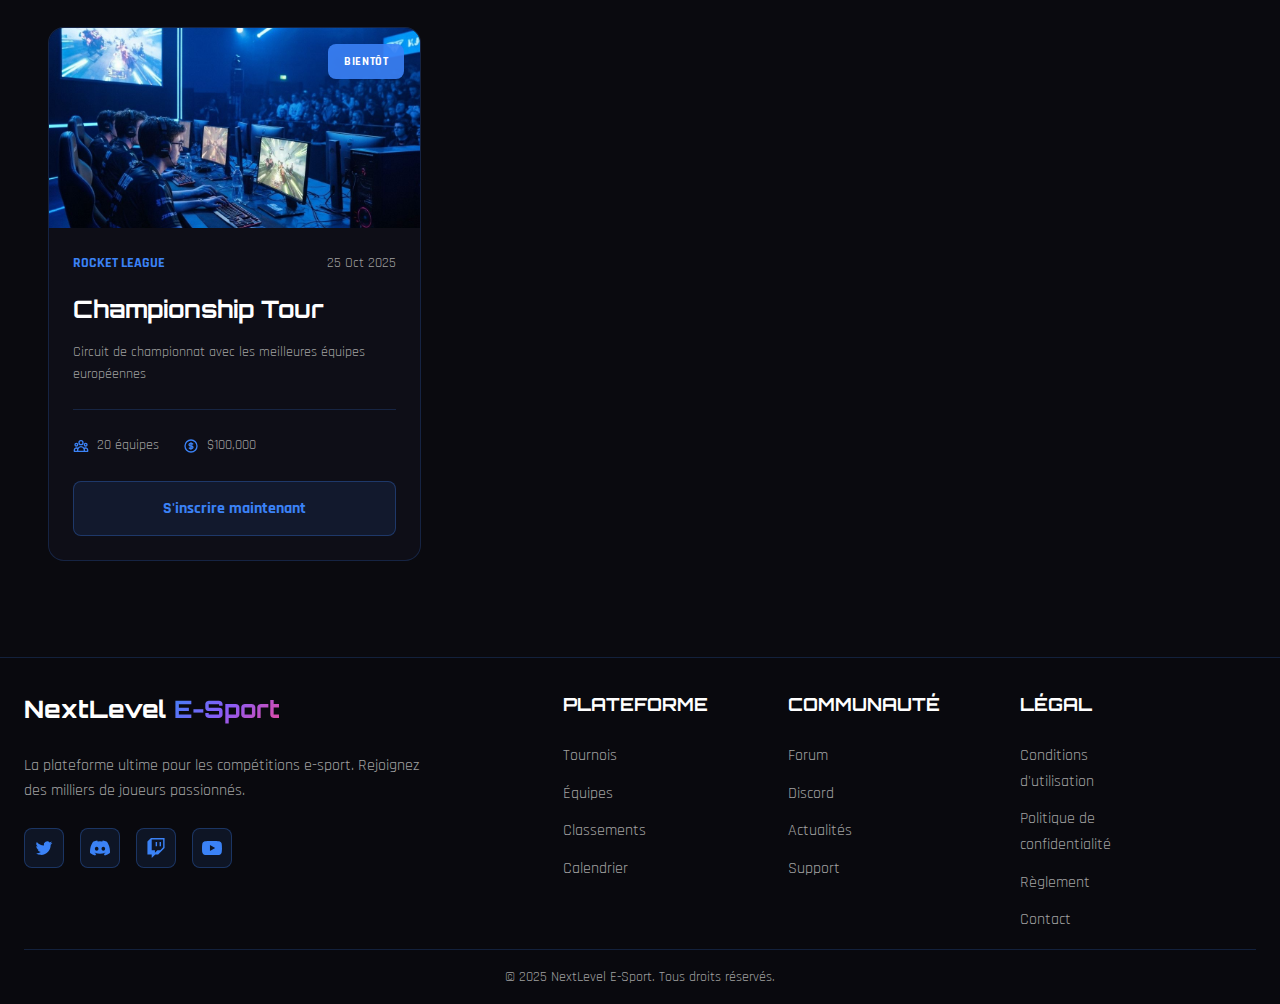
<file: tourn.html>
<!DOCTYPE html>
<html lang="fr">
<head>
  <meta charset="UTF-8">
  <meta name="viewport" content="width=device-width, initial-scale=1.0">
  <title>NextLevel E-Sport - Rejoignez la compétition</title>
  <link rel="stylesheet" href="styles.css">
  <link rel="preconnect" href="https://fonts.googleapis.com">
  <link rel="preconnect" href="https://fonts.gstatic.com" crossorigin>
  <link href="https://fonts.googleapis.com/css2?family=Orbitron:wght@400;500;600;700;800;900&family=Rajdhani:wght@300;400;500;600;700&display=swap" rel="stylesheet">
</head>
<body>
  <header class="header">
    <div class="container">
      <div class="header-content">
        <div class="logo">
          <span class="logo-text">NextLevel</span>
          <span class="logo-accent">E-Sport</span>
        </div>
        <nav class="nav">
            <a href="index.html" class="nav-link">Acceuil</a>
            <a href="" class="nav-link">Tournois</a>
            <a href="equip.html" class="nav-link">Équipes</a>
            <a href="actual.html" class="nav-link">Actualités</a>
            <a href="cont.html" class="nav-link">Contact</a>
        </nav>
      </div>
    </div>
  </header>

  <section id="tournaments" class="section">
    <div class="container">
      <div class="section-header">
        <h2 class="section-title">Tournois en cours</h2>
        <p class="section-description">Regarder les compétitions actuelles</p>
      </div>
      <div class="tournaments-grid">
        <div class="tournament-card">
          <div class="tournament-image">
            <img src="public/esport-championship-finals-highlights-with-blue-li.jpg" alt="Valorant Championship">
            <div class="tournament-badge live">EN DIRECT</div>
          </div>
          <div class="tournament-content">
            <div class="tournament-meta">
              <span class="tournament-game">League Of Legends</span>
              <span class="tournament-date">15 Oct 2025</span>
            </div>
            <h3 class="tournament-title">Winner Takes All</h3>
            <p class="tournament-description">Tournoi international avec les meilleures équipes de LOL du monde</p>
            <div class="tournament-info">
              <div class="info-item">
                <svg class="info-icon" fill="none" stroke="currentColor" viewBox="0 0 24 24">
                  <path stroke-linecap="round" stroke-linejoin="round" stroke-width="2" d="M17 20h5v-2a3 3 0 00-5.356-1.857M17 20H7m10 0v-2c0-.656-.126-1.283-.356-1.857M7 20H2v-2a3 3 0 015.356-1.857M7 20v-2c0-.656.126-1.283.356-1.857m0 0a5.002 5.002 0 019.288 0M15 7a3 3 0 11-6 0 3 3 0 016 0zm6 3a2 2 0 11-4 0 2 2 0 014 0zM7 10a2 2 0 11-4 0 2 2 0 014 0z"></path>
                </svg>
                <span>16 équipes</span>
              </div>
              <div class="info-item">
                <svg class="info-icon" fill="none" stroke="currentColor" viewBox="0 0 24 24">
                  <path stroke-linecap="round" stroke-linejoin="round" stroke-width="2" d="M12 8c-1.657 0-3 .895-3 2s1.343 2 3 2 3 .895 3 2-1.343 2-3 2m0-8c1.11 0 2.08.402 2.599 1M12 8V7m0 1v8m0 0v1m0-1c-1.11 0-2.08-.402-2.599-1M21 12a9 9 0 11-18 0 9 9 0 0118 0z"></path>
                </svg>
                <span>$20,000</span>
              </div>
            </div>
            <a href="#" class="tournament-button">Regarder maintenant</a>
          </div>
      </div>        
      <div class="tournament-card">
          <div class="tournament-image">
            <img src="public/esport-championship-finals-highlights-with-blue-li.jpg" alt="Valorant Championship">
            <div class="tournament-badge live">EN DIRECT</div>
          </div>
          <div class="tournament-content">
            <div class="tournament-meta">
              <span class="tournament-game">Valorant</span>
              <span class="tournament-date">10 Oct 2025</span>
            </div>
            <h3 class="tournament-title">Championship Series</h3>
            <p class="tournament-description">Tournoi international avec les meilleures équipes du monde</p>
            <div class="tournament-info">
              <div class="info-item">
                <svg class="info-icon" fill="none" stroke="currentColor" viewBox="0 0 24 24">
                  <path stroke-linecap="round" stroke-linejoin="round" stroke-width="2" d="M17 20h5v-2a3 3 0 00-5.356-1.857M17 20H7m10 0v-2c0-.656-.126-1.283-.356-1.857M7 20H2v-2a3 3 0 015.356-1.857M7 20v-2c0-.656.126-1.283.356-1.857m0 0a5.002 5.002 0 019.288 0M15 7a3 3 0 11-6 0 3 3 0 016 0zm6 3a2 2 0 11-4 0 2 2 0 014 0zM7 10a2 2 0 11-4 0 2 2 0 014 0z"></path>
                </svg>
                <span>32 équipes</span>
              </div>
              <div class="info-item">
                <svg class="info-icon" fill="none" stroke="currentColor" viewBox="0 0 24 24">
                  <path stroke-linecap="round" stroke-linejoin="round" stroke-width="2" d="M12 8c-1.657 0-3 .895-3 2s1.343 2 3 2 3 .895 3 2-1.343 2-3 2m0-8c1.11 0 2.08.402 2.599 1M12 8V7m0 1v8m0 0v1m0-1c-1.11 0-2.08-.402-2.599-1M21 12a9 9 0 11-18 0 9 9 0 0118 0z"></path>
                </svg>
                <span>$500,000</span>
              </div>
            </div>
            <a href="#" class="tournament-button">Regarder maintenant</a>
        </div>
      </div>
    </div>
        <div class="container">
      <div class="section-header">
        <h2 class="section-title">Tournois à venir</h2>
        <p class="section-description">Inscrivez-vous aux prochaines compétitions</p>
      </div>
      <div class="tournaments-grid">
        <div class="tournament-card">
          <div class="tournament-image">
            <img src="public/moba-esport-tournament-arena-with-pink-neon-lights.jpg" alt="League of Legends">
            <div class="tournament-badge upcoming">BIENTÔT</div>
          </div>
          <div class="tournament-content">
            <div class="tournament-meta">
              <span class="tournament-game">League of Legends</span>
              <span class="tournament-date">02 Nov 2025</span>
            </div>
            <h3 class="tournament-title">Fall Split Finals</h3>
            <p class="tournament-description">La finale du split de automne avec les équipes régionales</p>
            <div class="tournament-info">
              <div class="info-item">
                <svg class="info-icon" fill="none" stroke="currentColor" viewBox="0 0 24 24">
                  <path stroke-linecap="round" stroke-linejoin="round" stroke-width="2" d="M17 20h5v-2a3 3 0 00-5.356-1.857M17 20H7m10 0v-2c0-.656-.126-1.283-.356-1.857M7 20H2v-2a3 3 0 015.356-1.857M7 20v-2c0-.656.126-1.283.356-1.857m0 0a5.002 5.002 0 019.288 0M15 7a3 3 0 11-6 0 3 3 0 016 0zm6 3a2 2 0 11-4 0 2 2 0 014 0zM7 10a2 2 0 11-4 0 2 2 0 014 0z"></path>
                </svg>
                <span>16 équipes</span>
              </div>
              <div class="info-item">
                <svg class="info-icon" fill="none" stroke="currentColor" viewBox="0 0 24 24">
                  <path stroke-linecap="round" stroke-linejoin="round" stroke-width="2" d="M12 8c-1.657 0-3 .895-3 2s1.343 2 3 2 3 .895 3 2-1.343 2-3 2m0-8c1.11 0 2.08.402 2.599 1M12 8V7m0 1v8m0 0v1m0-1c-1.11 0-2.08-.402-2.599-1M21 12a9 9 0 11-18 0 9 9 0 0118 0z"></path>
                </svg>
                <span>$250,000</span>
              </div>
            </div>
            <a href="inscription.html" class="tournament-button">S'inscrire maintenant</a>
          </div>
        </div>

        <div class="tournament-card">
          <div class="tournament-image">
            <img src="public/moba-esport-tournament-arena-with-pink-neon-lights.jpg" alt="League of Legends">
            <div class="tournament-badge upcoming">BIENTÔT</div>
          </div>
          <div class="tournament-content">
            <div class="tournament-meta">
              <span class="tournament-game">Valorant</span>
              <span class="tournament-date">25 Nov 2025</span>
            </div>
            <h3 class="tournament-title">Royal Battle V2</h3>
            <p class="tournament-description">Battle royale avec les équipes internationales</p>
            <div class="tournament-info">
              <div class="info-item">
                <svg class="info-icon" fill="none" stroke="currentColor" viewBox="0 0 24 24">
                  <path stroke-linecap="round" stroke-linejoin="round" stroke-width="2" d="M17 20h5v-2a3 3 0 00-5.356-1.857M17 20H7m10 0v-2c0-.656-.126-1.283-.356-1.857M7 20H2v-2a3 3 0 015.356-1.857M7 20v-2c0-.656.126-1.283.356-1.857m0 0a5.002 5.002 0 019.288 0M15 7a3 3 0 11-6 0 3 3 0 016 0zm6 3a2 2 0 11-4 0 2 2 0 014 0zM7 10a2 2 0 11-4 0 2 2 0 014 0z"></path>
                </svg>
                <span>64 équipes</span>
              </div>
              <div class="info-item">
                <svg class="info-icon" fill="none" stroke="currentColor" viewBox="0 0 24 24">
                  <path stroke-linecap="round" stroke-linejoin="round" stroke-width="2" d="M12 8c-1.657 0-3 .895-3 2s1.343 2 3 2 3 .895 3 2-1.343 2-3 2m0-8c1.11 0 2.08.402 2.599 1M12 8V7m0 1v8m0 0v1m0-1c-1.11 0-2.08-.402-2.599-1M21 12a9 9 0 11-18 0 9 9 0 0118 0z"></path>
                </svg>
                <span>$600,000</span>
              </div>
            </div>
            <a href="inscription.html" class="tournament-button">S'inscrire maintenant</a>
          </div>
        </div>

        <div class="tournament-card">
          <div class="tournament-image">
            <img src="public/tactical-shooter-esport-tournament-with-purple-neo.jpg" alt="CS2">
            <div class="tournament-badge upcoming">BIENTÔT</div>
          </div>
          <div class="tournament-content">
            <div class="tournament-meta">
              <span class="tournament-game">Counter-Strike 2</span>
              <span class="tournament-date">1 Dec 2025</span>
            </div>
            <h3 class="tournament-title">Major Qualifiers</h3>
            <p class="tournament-description">Qualifications pour le prochain Major international</p>
            <div class="tournament-info">
              <div class="info-item">
                <svg class="info-icon" fill="none" stroke="currentColor" viewBox="0 0 24 24">
                  <path stroke-linecap="round" stroke-linejoin="round" stroke-width="2" d="M17 20h5v-2a3 3 0 00-5.356-1.857M17 20H7m10 0v-2c0-.656-.126-1.283-.356-1.857M7 20H2v-2a3 3 0 015.356-1.857M7 20v-2c0-.656.126-1.283.356-1.857m0 0a5.002 5.002 0 019.288 0M15 7a3 3 0 11-6 0 3 3 0 016 0zm6 3a2 2 0 11-4 0 2 2 0 014 0zM7 10a2 2 0 11-4 0 2 2 0 014 0z"></path>
                </svg>
                <span>24 équipes</span>
              </div>
              <div class="info-item">
                <svg class="info-icon" fill="none" stroke="currentColor" viewBox="0 0 24 24">
                  <path stroke-linecap="round" stroke-linejoin="round" stroke-width="2" d="M12 8c-1.657 0-3 .895-3 2s1.343 2 3 2 3 .895 3 2-1.343 2-3 2m0-8c1.11 0 2.08.402 2.599 1M12 8V7m0 1v8m0 0v1m0-1c-1.11 0-2.08-.402-2.599-1M21 12a9 9 0 11-18 0 9 9 0 0118 0z"></path>
                </svg>
                <span>$150,000</span>
              </div>
            </div>
            <a href="inscription.html" class="tournament-button">S'inscrire maintenant</a>
          </div>
        </div>

        <div class="tournament-card">
          <div class="tournament-image">
            <img src="public/esport-tournament-championship-with-neon-blue-ligh.jpg" alt="Rocket League">
            <div class="tournament-badge upcoming">BIENTÔT</div>
          </div>
          <div class="tournament-content">
            <div class="tournament-meta">
              <span class="tournament-game">Rocket League</span>
              <span class="tournament-date">25 Oct 2025</span>
            </div>
            <h3 class="tournament-title">Championship Tour</h3>
            <p class="tournament-description">Circuit de championnat avec les meilleures équipes européennes</p>
            <div class="tournament-info">
              <div class="info-item">
                <svg class="info-icon" fill="none" stroke="currentColor" viewBox="0 0 24 24">
                  <path stroke-linecap="round" stroke-linejoin="round" stroke-width="2" d="M17 20h5v-2a3 3 0 00-5.356-1.857M17 20H7m10 0v-2c0-.656-.126-1.283-.356-1.857M7 20H2v-2a3 3 0 015.356-1.857M7 20v-2c0-.656.126-1.283.356-1.857m0 0a5.002 5.002 0 019.288 0M15 7a3 3 0 11-6 0 3 3 0 016 0zm6 3a2 2 0 11-4 0 2 2 0 014 0zM7 10a2 2 0 11-4 0 2 2 0 014 0z"></path>
                </svg>
                <span>20 équipes</span>
              </div>
              <div class="info-item">
                <svg class="info-icon" fill="none" stroke="currentColor" viewBox="0 0 24 24">
                  <path stroke-linecap="round" stroke-linejoin="round" stroke-width="2" d="M12 8c-1.657 0-3 .895-3 2s1.343 2 3 2 3 .895 3 2-1.343 2-3 2m0-8c1.11 0 2.08.402 2.599 1M12 8V7m0 1v8m0 0v1m0-1c-1.11 0-2.08-.402-2.599-1M21 12a9 9 0 11-18 0 9 9 0 0118 0z"></path>
                </svg>
                <span>$100,000</span>
              </div>
            </div>
            <a href="inscription.html" class="tournament-button">S'inscrire maintenant</a>
          </div>
        </div>
      </div>
    </div>
  </section>

  <footer id="contact" class="footer">
    <div class="container">
      <div class="footer-content">
        <div class="footer-brand">
          <div class="logo">
            <span class="logo-text">NextLevel</span>
            <span class="logo-accent">E-Sport</span>
          </div>
          <p class="footer-tagline">
            La plateforme ultime pour les compétitions e-sport. Rejoignez des milliers de joueurs passionnés.
          </p>
          <div class="social-links">
            <a href="#" class="social-link" aria-label="Twitter">
              <svg fill="currentColor" viewBox="0 0 24 24">
                <path d="M8.29 20.251c7.547 0 11.675-6.253 11.675-11.675 0-.178 0-.355-.012-.53A8.348 8.348 0 0022 5.92a8.19 8.19 0 01-2.357.646 4.118 4.118 0 001.804-2.27 8.224 8.224 0 01-2.605.996 4.107 4.107 0 00-6.993 3.743 11.65 11.65 0 01-8.457-4.287 4.106 4.106 0 001.27 5.477A4.072 4.072 0 012.8 9.713v.052a4.105 4.105 0 003.292 4.022 4.095 4.095 0 01-1.853.07 4.108 4.108 0 003.834 2.85A8.233 8.233 0 012 18.407a11.616 11.616 0 006.29 1.84"></path>
              </svg>
            </a>
            <a href="#" class="social-link" aria-label="Discord">
              <svg fill="currentColor" viewBox="0 0 24 24">
                <path d="M20.317 4.37a19.791 19.791 0 00-4.885-1.515.074.074 0 00-.079.037c-.21.375-.444.864-.608 1.25a18.27 18.27 0 00-5.487 0 12.64 12.64 0 00-.617-1.25.077.077 0 00-.079-.037A19.736 19.736 0 003.677 4.37a.07.07 0 00-.032.027C.533 9.046-.32 13.58.099 18.057a.082.082 0 00.031.057 19.9 19.9 0 005.993 3.03.078.078 0 00.084-.028c.462-.63.874-1.295 1.226-1.994a.076.076 0 00-.041-.106 13.107 13.107 0 01-1.872-.892.077.077 0 01-.008-.128 10.2 10.2 0 00.372-.292.074.074 0 01.077-.01c3.928 1.793 8.18 1.793 12.062 0a.074.074 0 01.078.01c.12.098.246.198.373.292a.077.077 0 01-.006.127 12.299 12.299 0 01-1.873.892.077.077 0 00-.041.107c.36.698.772 1.362 1.225 1.993a.076.076 0 00.084.028 19.839 19.839 0 006.002-3.03.077.077 0 00.032-.054c.5-5.177-.838-9.674-3.549-13.66a.061.061 0 00-.031-.03zM8.02 15.33c-1.183 0-2.157-1.085-2.157-2.419 0-1.333.956-2.419 2.157-2.419 1.21 0 2.176 1.096 2.157 2.42 0 1.333-.956 2.418-2.157 2.418zm7.975 0c-1.183 0-2.157-1.085-2.157-2.419 0-1.333.955-2.419 2.157-2.419 1.21 0 2.176 1.096 2.157 2.42 0 1.333-.946 2.418-2.157 2.418z"></path>
              </svg>
            </a>
            <a href="#" class="social-link" aria-label="Twitch">
              <svg fill="currentColor" viewBox="0 0 24 24">
                <path d="M11.571 4.714h1.715v5.143H11.57zm4.715 0H18v5.143h-1.714zM6 0L1.714 4.286v15.428h5.143V24l4.286-4.286h3.428L22.286 12V0zm14.571 11.143l-3.428 3.428h-3.429l-3 3v-3H6.857V1.714h13.714Z"></path>
              </svg>
            </a>
            <a href="#" class="social-link" aria-label="YouTube">
              <svg fill="currentColor" viewBox="0 0 24 24">
                <path d="M23.498 6.186a3.016 3.016 0 0 0-2.122-2.136C19.505 3.545 12 3.545 12 3.545s-7.505 0-9.377.505A3.017 3.017 0 0 0 .502 6.186C0 8.07 0 12 0 12s0 3.93.502 5.814a3.016 3.016 0 0 0 2.122 2.136c1.871.505 9.376.505 9.376.505s7.505 0 9.377-.505a3.015 3.015 0 0 0 2.122-2.136C24 15.93 24 12 24 12s0-3.93-.502-5.814zM9.545 15.568V8.432L15.818 12l-6.273 3.568z"></path>
              </svg>
            </a>
          </div>
        </div>
        <div class="footer-links">
          <div class="footer-column">
            <h3 class="footer-heading">Plateforme</h3>
            <ul class="footer-list">
              <li><a href="" class="footer-link">Tournois</a></li>
              <li><a href="equip.html" class="footer-link">Équipes</a></li>
              <li><a href="#" class="footer-link">Classements</a></li>
              <li><a href="#" class="footer-link">Calendrier</a></li>
            </ul>
          </div>
          <div class="footer-column">
            <h3 class="footer-heading">Communauté</h3>
            <ul class="footer-list">
              <li><a href="#" class="footer-link">Forum</a></li>
              <li><a href="#" class="footer-link">Discord</a></li>
              <li><a href="actual.html" class="footer-link">Actualités</a></li>
              <li><a href="#" class="footer-link">Support</a></li>
            </ul>
          </div>
          <div class="footer-column">
            <h3 class="footer-heading">Légal</h3>
            <ul class="footer-list">
              <li><a href="#" class="footer-link">Conditions d'utilisation</a></li>
              <li><a href="#" class="footer-link">Politique de confidentialité</a></li>
              <li><a href="#" class="footer-link">Règlement</a></li>
              <li><a href="cont.html" class="footer-link">Contact</a></li>
            </ul>
          </div>
        </div>
      </div>
      <div class="footer-bottom">
        <p class="footer-copyright">© 2025 NextLevel E-Sport. Tous droits réservés.</p>
      </div>
    </div>
  </footer>
</body>
</html>
</file>
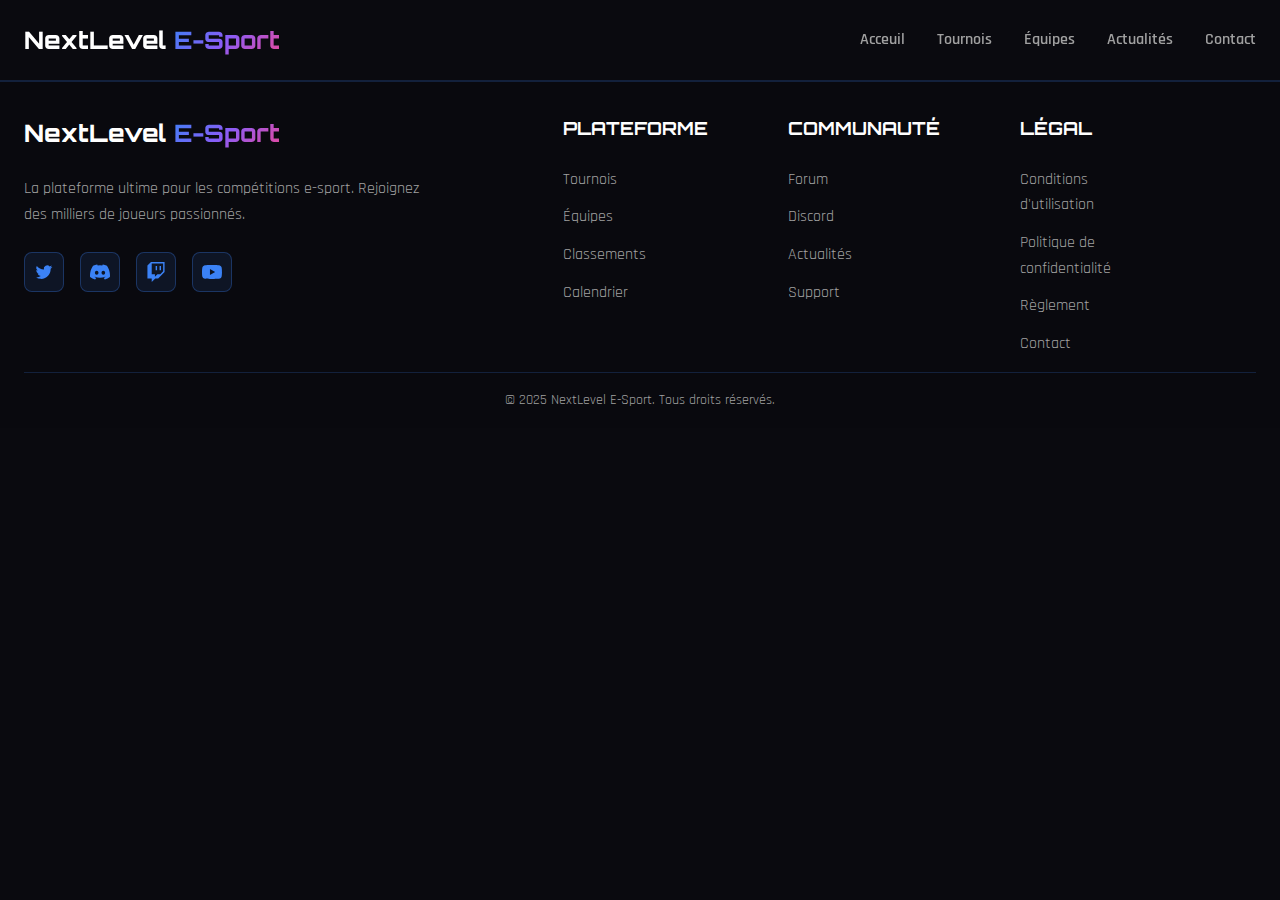
<file: tourncours.html>
<!DOCTYPE html>
<html lang="fr">
  <head>
    <meta charset="UTF-8" />
    <meta name="viewport" content="width=device-width, initial-scale=1.0" />
    <title>NextLevel E-Sport - Rejoignez la compétition</title>
    <link rel="stylesheet" href="styles.css" />
    <link rel="preconnect" href="https://fonts.googleapis.com" />
    <link rel="preconnect" href="https://fonts.gstatic.com" crossorigin />
    <link
      href="https://fonts.googleapis.com/css2?family=Orbitron:wght@400;500;600;700;800;900&family=Rajdhani:wght@300;400;500;600;700&display=swap"
      rel="stylesheet"
    />
  </head>
  <body>
    <header class="header">
      <div class="container">
        <div class="header-content">
          <div class="logo">
            <span class="logo-text">NextLevel</span>
            <span class="logo-accent">E-Sport</span>
          </div>
          <nav class="nav">
            <a href="index.html" class="nav-link">Acceuil</a>
            <a href="" class="nav-link">Tournois</a>
            <a href="equip.html" class="nav-link">Équipes</a>
            <a href="actual.html" class="nav-link">Actualités</a>
            <a href="cont.html" class="nav-link">Contact</a>
          </nav>
        </div>
      </div>
    </header>

    <section >
      <div class="container">
        
      </div>
    </section>

    <footer id="contact" class="footer">
      <div class="container">
        <div class="footer-content">
          <div class="footer-brand">
            <div class="logo">
              <span class="logo-text">NextLevel</span>
              <span class="logo-accent">E-Sport</span>
            </div>
            <p class="footer-tagline">
              La plateforme ultime pour les compétitions e-sport. Rejoignez des
              milliers de joueurs passionnés.
            </p>
            <div class="social-links">
              <a href="#" class="social-link" aria-label="Twitter">
                <svg fill="currentColor" viewBox="0 0 24 24">
                  <path
                    d="M8.29 20.251c7.547 0 11.675-6.253 11.675-11.675 0-.178 0-.355-.012-.53A8.348 8.348 0 0022 5.92a8.19 8.19 0 01-2.357.646 4.118 4.118 0 001.804-2.27 8.224 8.224 0 01-2.605.996 4.107 4.107 0 00-6.993 3.743 11.65 11.65 0 01-8.457-4.287 4.106 4.106 0 001.27 5.477A4.072 4.072 0 012.8 9.713v.052a4.105 4.105 0 003.292 4.022 4.095 4.095 0 01-1.853.07 4.108 4.108 0 003.834 2.85A8.233 8.233 0 012 18.407a11.616 11.616 0 006.29 1.84"
                  ></path>
                </svg>
              </a>
              <a href="#" class="social-link" aria-label="Discord">
                <svg fill="currentColor" viewBox="0 0 24 24">
                  <path
                    d="M20.317 4.37a19.791 19.791 0 00-4.885-1.515.074.074 0 00-.079.037c-.21.375-.444.864-.608 1.25a18.27 18.27 0 00-5.487 0 12.64 12.64 0 00-.617-1.25.077.077 0 00-.079-.037A19.736 19.736 0 003.677 4.37a.07.07 0 00-.032.027C.533 9.046-.32 13.58.099 18.057a.082.082 0 00.031.057 19.9 19.9 0 005.993 3.03.078.078 0 00.084-.028c.462-.63.874-1.295 1.226-1.994a.076.076 0 00-.041-.106 13.107 13.107 0 01-1.872-.892.077.077 0 01-.008-.128 10.2 10.2 0 00.372-.292.074.074 0 01.077-.01c3.928 1.793 8.18 1.793 12.062 0a.074.074 0 01.078.01c.12.098.246.198.373.292a.077.077 0 01-.006.127 12.299 12.299 0 01-1.873.892.077.077 0 00-.041.107c.36.698.772 1.362 1.225 1.993a.076.076 0 00.084.028 19.839 19.839 0 006.002-3.03.077.077 0 00.032-.054c.5-5.177-.838-9.674-3.549-13.66a.061.061 0 00-.031-.03zM8.02 15.33c-1.183 0-2.157-1.085-2.157-2.419 0-1.333.956-2.419 2.157-2.419 1.21 0 2.176 1.096 2.157 2.42 0 1.333-.956 2.418-2.157 2.418zm7.975 0c-1.183 0-2.157-1.085-2.157-2.419 0-1.333.955-2.419 2.157-2.419 1.21 0 2.176 1.096 2.157 2.42 0 1.333-.946 2.418-2.157 2.418z"
                  ></path>
                </svg>
              </a>
              <a href="#" class="social-link" aria-label="Twitch">
                <svg fill="currentColor" viewBox="0 0 24 24">
                  <path
                    d="M11.571 4.714h1.715v5.143H11.57zm4.715 0H18v5.143h-1.714zM6 0L1.714 4.286v15.428h5.143V24l4.286-4.286h3.428L22.286 12V0zm14.571 11.143l-3.428 3.428h-3.429l-3 3v-3H6.857V1.714h13.714Z"
                  ></path>
                </svg>
              </a>
              <a href="#" class="social-link" aria-label="YouTube">
                <svg fill="currentColor" viewBox="0 0 24 24">
                  <path
                    d="M23.498 6.186a3.016 3.016 0 0 0-2.122-2.136C19.505 3.545 12 3.545 12 3.545s-7.505 0-9.377.505A3.017 3.017 0 0 0 .502 6.186C0 8.07 0 12 0 12s0 3.93.502 5.814a3.016 3.016 0 0 0 2.122 2.136c1.871.505 9.376.505 9.376.505s7.505 0 9.377-.505a3.015 3.015 0 0 0 2.122-2.136C24 15.93 24 12 24 12s0-3.93-.502-5.814zM9.545 15.568V8.432L15.818 12l-6.273 3.568z"
                  ></path>
                </svg>
              </a>
            </div>
          </div>
          <div class="footer-links">
            <div class="footer-column">
              <h3 class="footer-heading">Plateforme</h3>
              <ul class="footer-list">
                <li><a href="" class="footer-link">Tournois</a></li>
                <li><a href="equip.html" class="footer-link">Équipes</a></li>
                <li><a href="#" class="footer-link">Classements</a></li>
                <li><a href="#" class="footer-link">Calendrier</a></li>
              </ul>
            </div>
            <div class="footer-column">
              <h3 class="footer-heading">Communauté</h3>
              <ul class="footer-list">
                <li><a href="#" class="footer-link">Forum</a></li>
                <li><a href="#" class="footer-link">Discord</a></li>
                <li>
                  <a href="actual.html" class="footer-link">Actualités</a>
                </li>
                <li><a href="#" class="footer-link">Support</a></li>
              </ul>
            </div>
            <div class="footer-column">
              <h3 class="footer-heading">Légal</h3>
              <ul class="footer-list">
                <li>
                  <a href="#" class="footer-link">Conditions d'utilisation</a>
                </li>
                <li>
                  <a href="#" class="footer-link"
                    >Politique de confidentialité</a
                  >
                </li>
                <li><a href="#" class="footer-link">Règlement</a></li>
                <li><a href="cont.html" class="footer-link">Contact</a></li>
              </ul>
            </div>
          </div>
        </div>
        <div class="footer-bottom">
          <p class="footer-copyright">
            © 2025 NextLevel E-Sport. Tous droits réservés.
          </p>
        </div>
      </div>
    </footer>
  </body>
</html>
</file>
<file: styles.css>
/* Reset and Base Styles */
* {
  margin: 0;
  padding: 0;
  box-sizing: border-box;
}

html {
  scroll-behavior: smooth;
}

body {
  font-family: "Rajdhani", sans-serif;
  background-color: #0a0a0f;
  color: #e0e0e0;
  line-height: 1.6;
  overflow-x: hidden;
}

/* Container */
.container {
  max-width: 1280px;
  margin: 0 auto;
  padding: 0 1.5rem;
}

/* Header */
.header {
  position: sticky;
  top: 0;
  left: 0;
  right: 0;
  z-index: 1000;
  background: rgba(10, 10, 15, 0.8);
  backdrop-filter: blur(12px);
  border-bottom: 1px solid rgba(59, 130, 246, 0.2);
}

.header-content {
  display: flex;
  align-items: center;
  justify-content: space-between;
  height: 80px;
}

.logo {
  display: flex;
  align-items: center;
  gap: 0.5rem;
  font-family: "Orbitron", sans-serif;
  font-size: 1.5rem;
  font-weight: 800;
}

.logo-text {
  color: #ffffff;
}

.logo-accent {
  background: linear-gradient(135deg, #3b82f6 0%, #8b5cf6 50%, #ec4899 100%);
  -webkit-background-clip: text;
  background-clip: text;
  -webkit-text-fill-color: transparent;
}

.nav {
  display: flex;
  gap: 2rem;
}

.nav-link {
  color: #a0a0a0;
  text-decoration: none;
  font-weight: 600;
  font-size: 1rem;
  transition: color 0.3s ease;
  position: relative;
}

.nav-link:hover {
  color: #3b82f6;
}

.nav-link::after {
  content: "";
  position: absolute;
  bottom: -4px;
  left: 0;
  width: 0;
  height: 2px;
  background: linear-gradient(90deg, #3b82f6, #8b5cf6);
  transition: width 0.3s ease;
}

.nav-link:hover::after {
  width: 100%;
}

/* Hero Section */
.hero {
  position: relative;
  min-height: 100vh;
  display: flex;
  align-items: center;
  overflow: hidden;
  padding-top: 80px;
}

.hero-bg {
  position: absolute;
  inset: 0;
  background-image: url("/placeholder.svg?height=1080&width=1920");
  background-size: cover;
  background-position: center;
  filter: brightness(0.3);
}

.hero-overlay {
  position: absolute;
  inset: 0;
  background: linear-gradient(
    135deg,
    rgba(59, 130, 246, 0.1) 0%,
    rgba(139, 92, 246, 0.1) 50%,
    rgba(236, 72, 153, 0.1) 100%
  );
}

.hero-container {
  position: relative;
  z-index: 10;
}

.hero-content {
  max-width: 800px;
  padding: 4rem 0;
}

.hero-badge {
  display: inline-flex;
  align-items: center;
  gap: 0.5rem;
  padding: 0.5rem 1rem;
  background: rgba(59, 130, 246, 0.1);
  border: 1px solid rgba(59, 130, 246, 0.3);
  border-radius: 9999px;
  font-size: 0.875rem;
  font-weight: 600;
  color: #60a5fa;
  margin-bottom: 2rem;
}

.badge-dot {
  width: 8px;
  height: 8px;
  background: #3b82f6;
  border-radius: 50%;
  animation: pulse 2s infinite;
}

@keyframes pulse {
  0%,
  100% {
    opacity: 1;
  }
  50% {
    opacity: 0.5;
  }
}

.hero-title {
  font-family: "Orbitron", sans-serif;
  font-size: 4.5rem;
  font-weight: 900;
  line-height: 1.1;
  margin-bottom: 1.5rem;
  color: #ffffff;
  text-transform: uppercase;
  letter-spacing: -0.02em;
}

.hero-title-gradient {
  background: linear-gradient(135deg, #3b82f6 0%, #8b5cf6 50%, #ec4899 100%);
  -webkit-background-clip: text;
  background-clip: text;
  -webkit-text-fill-color: transparent;
  display: inline-block;
}

.hero-description {
  font-size: 1.25rem;
  color: #a0a0a0;
  margin-bottom: 2.5rem;
  line-height: 1.8;
}

.hero-button {
  display: inline-flex;
  align-items: center;
  gap: 0.75rem;
  padding: 1rem 2rem;
  background: linear-gradient(135deg, #3b82f6 0%, #8b5cf6 100%);
  color: #ffffff;
  text-decoration: none;
  font-weight: 700;
  font-size: 1.125rem;
  border-radius: 0.5rem;
  transition: all 0.3s ease;
  box-shadow: 0 0 30px rgba(59, 130, 246, 0.4);
}

.hero-button:hover {
  transform: translateY(-2px);
  box-shadow: 0 0 40px rgba(59, 130, 246, 0.6);
}

.button-icon {
  width: 20px;
  height: 20px;
}

.hero-stats {
  display: flex;
  align-items: center;
  gap: 2rem;
  margin-top: 4rem;
  padding: 2rem;
  background: rgba(15, 15, 25, 0.6);
  backdrop-filter: blur(12px);
  border: 1px solid rgba(59, 130, 246, 0.2);
  border-radius: 1rem;
}

.stat-item {
  flex: 1;
  text-align: center;
}

.stat-value {
  font-family: "Orbitron", sans-serif;
  font-size: 2rem;
  font-weight: 800;
  color: #3b82f6;
  margin-bottom: 0.25rem;
}

.stat-label {
  font-size: 0.875rem;
  color: #a0a0a0;
  text-transform: uppercase;
  letter-spacing: 0.05em;
}

.stat-divider {
  width: 1px;
  height: 40px;
  background: rgba(59, 130, 246, 0.2);
}

/* Section Styles */
.section {
  padding: 6rem 0;
}

.section-dark {
  background: rgba(15, 15, 25, 0.5);
}

.section-header {
  text-align: center;
  margin-bottom: 4rem;
}

.section-title {
  font-family: "Orbitron", sans-serif;
  font-size: 3rem;
  font-weight: 800;
  color: #ffffff;
  margin-bottom: 1rem;
  text-transform: uppercase;
}

.section-description {
  font-size: 1.125rem;
  color: #a0a0a0;
}

      .fix{
        display: flex;
        justify-content: space-around;
        gap: 10px;
      }
      .hero-team {
        border: 1px solid rgba(160, 160, 160, 0.188);
        border-radius: 25px;
        width: 95%;
        height: 400px;
        margin-left: 2.5%;
        display: flex;
      }
      .image {
        border-radius: 8px;
        width: 500px;
        height: 300px;
        margin: 3%;
      }
      .hero-descr {
        width: 50%;
        padding: 3%;
      }
      .player-grid {
        display: grid;
        grid-template-columns: repeat(auto-fit, minmax(320px, 1fr));
        gap: 2rem;
      }

      .player-card {
        background: rgba(15, 15, 25, 0.8);
        border: 1px solid rgba(59, 130, 246, 0.2);
        border-radius: 1rem;
        overflow: hidden;
        transition: all 0.3s ease;
      }

      .player-card:hover {
        transform: translateY(-8px);
        border-color: rgba(59, 130, 246, 0.5);
        box-shadow: 0 20px 40px rgba(59, 130, 246, 0.2);
      }

      .player-image {
        position: relative;
        height: 300px;
        overflow: hidden;
      }

      .player-image img {
        width: 250px;
        object-fit: cover;
        transition: transform 0.3s ease;
      }

      .player-card:hover .player-image img {
        transform: scale(1.1);
      }

      .player-content {
        padding: 1.5rem;
      }

      .player-meta {
        display: flex;
        justify-content: space-between;
        align-items: center;
        margin-bottom: 1rem;
      }

      .player-role {
        font-size: 0.875rem;
        font-weight: 700;
        color: #3b82f6;
        text-transform: uppercase;
      }

      .player-age {
        font-size: 0.875rem;
        color: #a0a0a0;
      }

      .player-name {
        font-family: "Orbitron", sans-serif;
        font-size: 1.5rem;
        font-weight: 700;
        color: #ffffff;
        margin-bottom: 0.75rem;
      }


/* Tournaments Grid */
.tournaments-grid {
  display: grid;
  grid-template-columns: repeat(auto-fit, minmax(320px, 1fr));
  gap: 2rem;
}

.tournament-card {
  background: rgba(15, 15, 25, 0.8);
  border: 1px solid rgba(59, 130, 246, 0.2);
  border-radius: 1rem;
  overflow: hidden;
  transition: all 0.3s ease;
}

.tournament-card:hover {
  transform: translateY(-8px);
  border-color: rgba(59, 130, 246, 0.5);
  box-shadow: 0 20px 40px rgba(59, 130, 246, 0.2);
}

.tournament-image {
  position: relative;
  height: 200px;
  overflow: hidden;
}

.tournament-image img {
  width: 100%;
  height: 100%;
  object-fit: cover;
  transition: transform 0.3s ease;
}

.tournament-card:hover .tournament-image img {
  transform: scale(1.1);
}

.tournament-badge {
  position: absolute;
  top: 1rem;
  right: 1rem;
  padding: 0.5rem 1rem;
  border-radius: 0.5rem;
  font-size: 0.75rem;
  font-weight: 700;
  text-transform: uppercase;
  letter-spacing: 0.05em;
}

.tournament-badge.live {
  background: rgba(239, 68, 68, 0.9);
  color: #ffffff;
  animation: pulse 2s infinite;
}

.tournament-badge.upcoming {
  background: rgba(59, 130, 246, 0.9);
  color: #ffffff;
}

.tournament-content {
  padding: 1.5rem;
}

.tournament-meta {
  display: flex;
  justify-content: space-between;
  align-items: center;
  margin-bottom: 1rem;
}

.tournament-game {
  font-size: 0.875rem;
  font-weight: 700;
  color: #3b82f6;
  text-transform: uppercase;
}

.tournament-date {
  font-size: 0.875rem;
  color: #a0a0a0;
}

.tournament-title {
  font-family: "Orbitron", sans-serif;
  font-size: 1.5rem;
  font-weight: 700;
  color: #ffffff;
  margin-bottom: 0.75rem;
}

.tournament-description {
  font-size: 0.875rem;
  color: #a0a0a0;
  margin-bottom: 1.5rem;
  line-height: 1.6;
}

.tournament-info {
  display: flex;
  gap: 1.5rem;
  margin-bottom: 1.5rem;
  padding-top: 1.5rem;
  border-top: 1px solid rgba(59, 130, 246, 0.2);
}

.info-item {
  display: flex;
  align-items: center;
  gap: 0.5rem;
  font-size: 0.875rem;
  color: #a0a0a0;
}

.info-icon {
  width: 16px;
  height: 16px;
  color: #3b82f6;
}

.tournament-button {
  display: block;
  width: 100%;
  padding: 0.875rem;
  background: rgba(59, 130, 246, 0.1);
  border: 1px solid rgba(59, 130, 246, 0.3);
  color: #3b82f6;
  text-align: center;
  text-decoration: none;
  font-weight: 700;
  border-radius: 0.5rem;
  transition: all 0.3s ease;
}

.tournament-button:hover {
  background: rgba(59, 130, 246, 0.2);
  border-color: rgba(59, 130, 246, 0.5);
  box-shadow: 0 0 20px rgba(59, 130, 246, 0.3);
}

/* Teams Grid */
.teams-grid {
display: grid;
grid-template-columns: 1fr 1fr 1.3fr 1fr 1fr;
grid-template-rows: repeat(5, 1fr);
gap: 15px;
}

#rank1 { grid-area: 1 / 3 / 3 / 4; }
#rank2 { grid-area: 2 / 2 / 4 / 3; }
#rank3 { grid-area: 2 / 4 / 4 / 5; }
#rank4 { grid-area: 4 / 1 / 6 / 2; }
#rank5 { grid-area: 4 / 2 / 6 / 3; }
#rank6 { grid-area: 4 / 4 / 6 / 5; }
#rank7 { grid-area: 4 / 5 / 6 / 6; }

.team-card {
  position: relative;
  background: rgba(15, 15, 25, 0.8);
  border: 1px solid rgba(59, 130, 246, 0.2);
  border-radius: 1rem;
  padding: 2rem;
  text-align: center;
  transition: all 0.3s ease;
}

.team-card:hover {
  transform: translateY(-8px);
  border-color: rgba(59, 130, 246, 0.5);
  box-shadow: 0 20px 40px rgba(59, 130, 246, 0.2);
}

.team-rank {
  position: absolute;
  top: 1rem;
  right: 1rem;
  width: 48px;
  height: 48px;
  display: flex;
  align-items: center;
  justify-content: center;
  background: linear-gradient(135deg, #3b82f6 0%, #8b5cf6 100%);
  border-radius: 0.5rem;
  font-family: "Orbitron", sans-serif;
  font-weight: 800;
  color: #ffffff;
  box-shadow: 0 0 20px rgba(59, 130, 246, 0.4);
}

.team-logo {
  width: 120px;
  height: 120px;
  margin: 0 auto 1.5rem;
  border-radius: 50%;
  overflow: hidden;
  border: 3px solid rgba(59, 130, 246, 0.3);
  box-shadow: 0 0 30px rgba(59, 130, 246, 0.3);
}

.team-logo img {
  width: 100%;
  height: 100%;
  object-fit: cover;
}

.team-name {
  font-family: "Orbitron", sans-serif;
  font-size: 1.5rem;
  font-weight: 700;
  color: #ffffff;
  margin-bottom: 0.5rem;
}

.team-game {
  font-size: 0.875rem;
  color: #a0a0a0;
  margin-bottom: 1.5rem;
}

.team-stats {
  display: flex;
  justify-content: space-around;
  padding: 1.5rem 0;
  margin-bottom: 1.5rem;
  border-top: 1px solid rgba(59, 130, 246, 0.2);
  border-bottom: 1px solid rgba(59, 130, 246, 0.2);
}

.team-stat {
  display: flex;
  flex-direction: column;
  gap: 0.25rem;
}

.team-stat .stat-label {
  font-size: 0.75rem;
  color: #a0a0a0;
  text-transform: uppercase;
}

.team-stat .stat-value {
  font-family: "Orbitron", sans-serif;
  font-size: 1.5rem;
  font-weight: 800;
  color: #3b82f6;
}

.team-button {
  display: block;
  width: 100%;
  padding: 0.875rem;
  background: rgba(59, 130, 246, 0.1);
  border: 1px solid rgba(59, 130, 246, 0.3);
  color: #3b82f6;
  text-align: center;
  text-decoration: none;
  font-weight: 700;
  border-radius: 0.5rem;
  transition: all 0.3s ease;
}

.team-button:hover {
  background: rgba(59, 130, 246, 0.2);
  border-color: rgba(59, 130, 246, 0.5);
  box-shadow: 0 0 20px rgba(59, 130, 246, 0.3);
}

/* News Grid */
.news-grid {
  display: grid;
  grid-template-columns: repeat(auto-fit, minmax(340px, 1fr));
  gap: 2rem;
}

.news-card {
  background: rgba(15, 15, 25, 0.8);
  border: 1px solid rgba(59, 130, 246, 0.2);
  border-radius: 1rem;
  overflow: hidden;
  transition: all 0.3s ease;
}

.news-card:hover {
  transform: translateY(-8px);
  border-color: rgba(59, 130, 246, 0.5);
  box-shadow: 0 20px 40px rgba(59, 130, 246, 0.2);
}

.news-image {
  position: relative;
  height: 240px;
  overflow: hidden;
}

.news-image img {
  width: 100%;
  height: 100%;
  object-fit: cover;
  transition: transform 0.3s ease;
}

.news-card:hover .news-image img {
  transform: scale(1.1);
}

.news-category {
  position: absolute;
  top: 1rem;
  left: 1rem;
  padding: 0.5rem 1rem;
  background: rgba(59, 130, 246, 0.9);
  color: #ffffff;
  font-size: 0.75rem;
  font-weight: 700;
  text-transform: uppercase;
  border-radius: 0.5rem;
}

.news-content {
  padding: 1.5rem;
}

.news-meta {
  display: flex;
  gap: 1rem;
  margin-bottom: 1rem;
  font-size: 0.875rem;
  color: #a0a0a0;
}

.news-title {
  font-family: "Orbitron", sans-serif;
  font-size: 1.25rem;
  font-weight: 700;
  color: #ffffff;
  margin-bottom: 0.75rem;
  line-height: 1.4;
}

.news-excerpt {
  font-size: 0.875rem;
  color: #a0a0a0;
  margin-bottom: 1.5rem;
  line-height: 1.6;
}

.news-link {
  display: inline-flex;
  align-items: center;
  gap: 0.5rem;
  color: #3b82f6;
  text-decoration: none;
  font-weight: 700;
  font-size: 0.875rem;
  transition: gap 0.3s ease;
}

.news-link:hover {
  gap: 0.75rem;
}

.link-icon {
  width: 16px;
  height: 16px;
}

/* contact Section */
form{
  width: 100%;
  display: flex;
  flex-direction: column;
  align-items: center;
  gap: 5px;
}
label{
  width: 50%;
  display: flex;
  font-size: large;
  font-weight: 200;
}
input , textarea , select{
  width: 50%;
  padding: 0.5rem;
  border-radius: 8px;
  border: 1px solid rgb(42, 53, 80);
  background: rgba(28, 90, 225, 0.349);
  color: rgb(239, 224, 255);
}
button{ 
  display: inline-flex;
  align-items: center;
  gap: 1rem;
  padding: 1rem;
  background: linear-gradient(135deg, #3b82f6 0%, #8b5cf6 100%);
  color: #ffffff;
  border: none;
  font-weight: 700;
  font-size: 1rem;
  border-radius: 0.5rem;
  cursor: pointer;
  transition: all 0.3s ease;
  box-shadow: 0 0 30px rgba(59, 130, 246, 0.4);
}
button:hover {
  transform: translateX(5px);
  box-shadow: 0 0 40px rgba(59, 130, 246, 0.6);
}

/* Newsletter Section */
.newsletter-section {
  padding: 6rem 0;
  background: rgba(15, 15, 25, 0.5);
}

.newsletter-card {
  background: linear-gradient(135deg, rgba(59, 130, 246, 0.1) 0%, rgba(139, 92, 246, 0.1) 100%);
  border: 1px solid rgba(59, 130, 246, 0.3);
  border-radius: 1.5rem;
  margin: auto;
  padding: 3rem;
  text-align: center;
}

.newsletter-title {
  font-family: "Orbitron", sans-serif;
  font-size: 2.5rem;
  font-weight: 800;
  color: #ffffff;
  margin-bottom: 1rem;
}

.newsletter-description {
  font-size: 1.125rem;
  color: #a0a0a0;
  margin-bottom: 2rem;
  max-width: 600px;
  margin-left: auto;
  margin-right: auto;
}

.newsletter-form {
  display: flex;
  gap: 1rem;
  max-width: 600px;
  margin: 0 auto;
}

.newsletter-input {
  flex: 1;
  padding: 1rem 1.5rem;
  background: rgba(15, 15, 25, 0.8);
  border: 1px solid rgba(59, 130, 246, 0.3);
  border-radius: 0.5rem;
  color: #ffffff;
  font-size: 1rem;
  outline: none;
  transition: all 0.3s ease;
}

.newsletter-input:focus {
  border-color: rgba(59, 130, 246, 0.6);
  box-shadow: 0 0 20px rgba(59, 130, 246, 0.2);
}

.newsletter-input::placeholder {
  color: #a0a0a0;
}

.newsletter-button {
  display: inline-flex;
  align-items: center;
  gap: 0.75rem;
  padding: 1rem 2rem;
  background: linear-gradient(135deg, #3b82f6 0%, #8b5cf6 100%);
  color: #ffffff;
  border: none;
  font-weight: 700;
  font-size: 1rem;
  border-radius: 0.5rem;
  cursor: pointer;
  transition: all 0.3s ease;
  box-shadow: 0 0 30px rgba(59, 130, 246, 0.4);
}

.newsletter-button:hover {
  transform: translateY(-2px);
  box-shadow: 0 0 40px rgba(59, 130, 246, 0.6);
}

/* Footer */
.footer {
  background: rgba(10, 10, 15, 0.95);
  border-top: 1px solid rgba(59, 130, 246, 0.2);
  padding: 2rem 0 1rem;
}

.footer-content {
  display: grid;
  grid-template-columns: 20fr 1fr 1fr 1fr;
  gap: 3rem;
  margin-bottom: 1rem;
}

.footer-brand {
  max-width: 400px;
}

.footer-tagline {
  color: #a0a0a0;
  margin: 1.5rem 0;
  line-height: 1.6;
}

.social-links {
  display: flex;
  gap: 1rem;
}

.social-link {
  display: flex;
  align-items: center;
  justify-content: center;
  width: 40px;
  height: 40px;
  background: rgba(59, 130, 246, 0.1);
  border: 1px solid rgba(59, 130, 246, 0.3);
  border-radius: 0.5rem;
  color: #3b82f6;
  transition: all 0.3s ease;
}

.social-link:hover {
  background: rgba(59, 130, 246, 0.2);
  border-color: rgba(59, 130, 246, 0.5);
  box-shadow: 0 0 20px rgba(59, 130, 246, 0.3);
  transform: translateY(-2px);
}

.social-link svg {
  width: 20px;
  height: 20px;
}

.footer-heading {
  font-family: "Orbitron", sans-serif;
  font-size: 1.125rem;
  font-weight: 700;
  color: #ffffff;
  margin-bottom: 1.5rem;
  text-transform: uppercase;
}

.footer-list {
  list-style: none;
  display: flex;
  flex-direction: column;
  gap: 0.75rem;
}

.footer-links {
  display: flex;
  flex-direction: row;
  gap: 5rem;
}

.footer-link {
  color: #a0a0a0;
  text-decoration: none;
  transition: color 0.3s ease;
}

.footer-link:hover {
  color: #3b82f6;
}

.footer-bottom {
  padding-top: 1rem;
  border-top: 1px solid rgba(59, 130, 246, 0.2);
  text-align: center;
}

.footer-copyright {
  color: #a0a0a0;
  font-size: 0.875rem;
}

/* Responsive Design */
@media (max-width: 1024px) {
  .hero-title {
    font-size: 3.5rem;
  }

  .footer-content {
    grid-template-columns: 1fr 1fr;
  }
}

@media (max-width: 768px) {
  .nav {
    display: none;
  }

  .hero-title {
    font-size: 2.5rem;
  }

  .hero-stats {
    flex-direction: column;
    gap: 1.5rem;
  }

  .stat-divider {
    width: 100%;
    height: 1px;
  }

  .section-title {
    font-size: 2rem;
  }

  .tournaments-grid,
  .teams-grid,
  .news-grid {
    grid-template-columns: 1fr;
  }

  .newsletter-form {
    flex-direction: column;
  }

  .footer-content {
    grid-template-columns: 1fr;
  }
}
</file>
